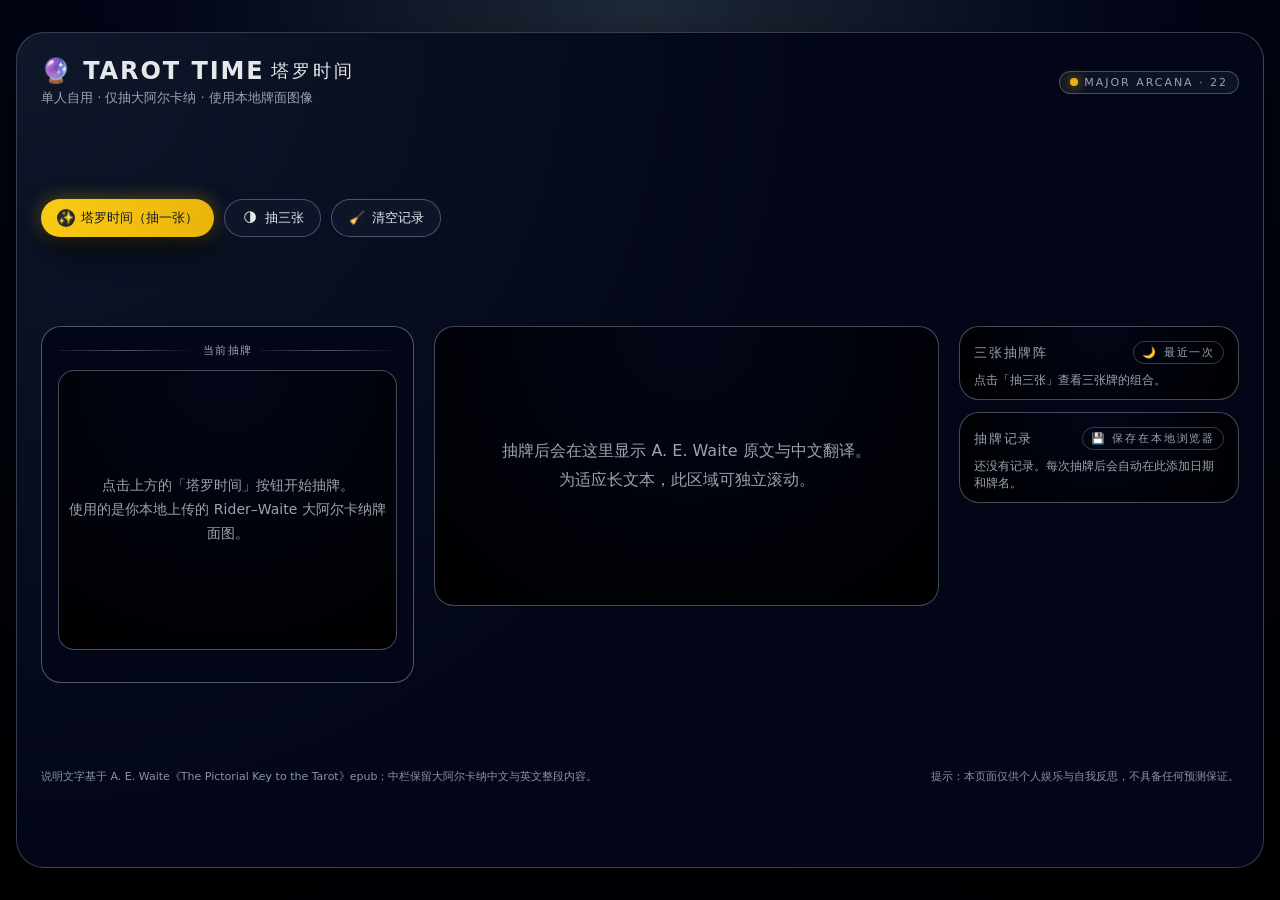
<file: index.html>
<!DOCTYPE html>
<html lang="zh-CN">
<head>
  <meta charset="UTF-8" />
  <title>塔罗时间 · Tarot Time</title>
  <meta name="viewport" content="width=device-width, initial-scale=1" />
  <style>
    :root {
      color-scheme: dark;
      --bg: #020617;
      --bg-elevated: #020617;
      --card: #020617;
      --accent: #eab308;
      --accent-soft: rgba(234, 179, 8, 0.15);
      --border-subtle: rgba(148, 163, 184, 0.3);
      --text-main: #e5e7eb;
      --text-muted: #9ca3af;
      --shadow-soft: 0 22px 45px rgba(0, 0, 0, 0.65);
      --radius-xl: 20px;
    }

    * {
      box-sizing: border-box;
      margin: 0;
      padding: 0;
    }

    body {
      font-family: system-ui, -apple-system, BlinkMacSystemFont,
        "SF Pro SC", "PingFang SC", "Microsoft YaHei", sans-serif;
      background:
        radial-gradient(circle at top, #1f2937 0, #020617 45%, #000000 100%);
      color: var(--text-main);
      min-height: 100vh;
      display: flex;
      align-items: stretch;
      justify-content: center;
      padding: 32px 16px;
    }

    .app {
      max-width: 1100px;
      width: 100%;
      background: radial-gradient(circle at top left, #0f172a, #020617 55%);
      border-radius: 28px;
      border: 1px solid rgba(148, 163, 184, 0.35);
      box-shadow: var(--shadow-soft);
      padding: 24px;
      display: grid;
      grid-template-columns: minmax(0, 1.1fr) minmax(0, 0.9fr);
      gap: 20px;
    }

    @media (max-width: 840px) {
      body {
        padding: 16px;
      }
      .app {
        grid-template-columns: 1fr;
        border-radius: 20px;
        padding: 16px;
      }
    }

    .app-header {
      grid-column: 1 / -1;
      display: flex;
      align-items: center;
      justify-content: space-between;
      gap: 12px;
      margin-bottom: 8px;
    }

    .title-block h1 {
      font-size: 24px;
      font-weight: 700;
      letter-spacing: 0.08em;
      text-transform: uppercase;
      display: flex;
      align-items: center;
      gap: 6px;
    }

    .title-block h1 span.cn {
      font-size: 18px;
      font-weight: 500;
      letter-spacing: 0.18em;
    }

    .title-block p {
      font-size: 13px;
      color: var(--text-muted);
      margin-top: 4px;
    }

    .badge {
      padding: 4px 10px;
      border-radius: 999px;
      border: 1px solid rgba(148, 163, 184, 0.4);
      font-size: 11px;
      text-transform: uppercase;
      letter-spacing: 0.18em;
      color: var(--text-muted);
      display: inline-flex;
      align-items: center;
      gap: 6px;
      background: rgba(15, 23, 42, 0.8);
      backdrop-filter: blur(16px);
    }

    .badge-dot {
      width: 8px;
      height: 8px;
      border-radius: 999px;
      background: var(--accent);
      box-shadow: 0 0 12px rgba(234, 179, 8, 0.9);
    }

    .controls {
      grid-column: 1 / -1;
      margin: 4px 0 10px;
      display: flex;
      flex-wrap: wrap;
      gap: 10px;
    }

    button {
      border: none;
      cursor: pointer;
      font: inherit;
    }

    .btn {
      padding: 9px 16px;
      border-radius: 999px;
      border: 1px solid rgba(148, 163, 184, 0.45);
      background: rgba(15, 23, 42, 0.9);
      color: var(--text-main);
      font-size: 13px;
      display: inline-flex;
      align-items: center;
      gap: 6px;
      transition: all 0.18s ease-out;
      backdrop-filter: blur(10px);
    }

    .btn-primary {
      background: radial-gradient(circle at top left, #facc15, #eab308);
      color: #111827;
      border: none;
      box-shadow:
        0 12px 30px rgba(0, 0, 0, 0.75),
        0 0 18px rgba(250, 204, 21, 0.4);
    }

    .btn:hover {
      transform: translateY(-1px);
      box-shadow: 0 12px 24px rgba(15, 23, 42, 0.6);
    }

    .btn-primary:hover {
      filter: brightness(1.05);
      transform: translateY(-1px) translateZ(0);
    }

    .btn:active {
      transform: translateY(0);
      box-shadow: none;
    }

    .btn-icon {
      width: 18px;
      height: 18px;
      display: inline-flex;
      align-items: center;
      justify-content: center;
      border-radius: 999px;
      background: rgba(15, 23, 42, 0.9);
    }

    .main-card {
      background: radial-gradient(circle at top, #020617, #020617 70%);
      border-radius: var(--radius-xl);
      border: 1px solid rgba(148, 163, 184, 0.5);
      overflow: hidden;
      display: flex;
      flex-direction: column;
      padding: 16px;
      gap: 12px;
    }

    .card-image-wrapper {
      background: radial-gradient(circle at top, #020617, #000);
      border-radius: 16px;
      border: 1px solid rgba(148, 163, 184, 0.45);
      padding: 10px;
      display: flex;
      align-items: center;
      justify-content: center;
      min-height: 280px;
    }

    .card-image-wrapper img {
      max-height: 320px;
      width: auto;
      border-radius: 12px;
      box-shadow: 0 18px 36px rgba(0, 0, 0, 0.85);
    }

    .card-placeholder {
      font-size: 14px;
      color: var(--text-muted);
      text-align: center;
      line-height: 1.7;
    }

    .tagline {
      font-size: 11px;
      text-transform: uppercase;
      letter-spacing: 0.12em;
      color: var(--text-muted);
      display: flex;
      align-items: center;
      gap: 8px;
    }

    .tagline-line {
      height: 1px;
      flex: 1;
      background: linear-gradient(
        to right,
        rgba(148, 163, 184, 0.1),
        rgba(148, 163, 184, 0.5),
        rgba(148, 163, 184, 0)
      );
    }

    .card-info {
      padding: 4px 2px 0;
    }

    .card-title {
      display: flex;
      align-items: baseline;
      gap: 10px;
      margin-bottom: 4px;
    }

    .card-title-main {
      font-size: 20px;
      font-weight: 600;
    }

    .card-title-sub {
      font-size: 13px;
      color: var(--text-muted);
      text-transform: uppercase;
      letter-spacing: 0.12em;
    }

    .card-meta {
      font-size: 12px;
      color: var(--text-muted);
      margin-bottom: 6px;
    }

    .card-desc {
      font-size: 13px;
      line-height: 1.6;
      margin-bottom: 6px;
    }

    .card-meaning {
      font-size: 13px;
      line-height: 1.6;
      padding: 8px 10px;
      border-radius: 12px;
      background: linear-gradient(
        to right,
        rgba(234, 179, 8, 0.16),
        rgba(15, 23, 42, 0.9)
      );
      border: 1px solid rgba(234, 179, 8, 0.55);
    }

    .card-source {
      margin-top: 6px;
      font-size: 11px;
      color: var(--text-muted);
    }

    .side-panel {
      display: flex;
      flex-direction: column;
      gap: 12px;
    }

    .panel {
      background: radial-gradient(circle at top, #020617, #000);
      border-radius: var(--radius-xl);
      border: 1px solid rgba(148, 163, 184, 0.45);
      padding: 14px 14px 10px;
    }

    .panel h2 {
      font-size: 13px;
      font-weight: 500;
      letter-spacing: 0.14em;
      text-transform: uppercase;
      color: var(--text-muted);
      margin-bottom: 8px;
      display: flex;
      align-items: center;
      justify-content: space-between;
    }

    .pill {
      display: inline-flex;
      align-items: center;
      gap: 6px;
      padding: 3px 8px;
      border-radius: 999px;
      border: 1px solid rgba(148, 163, 184, 0.35);
      font-size: 11px;
      color: var(--text-muted);
    }

    .history-table {
      width: 100%;
      border-collapse: collapse;
      margin-top: 4px;
      font-size: 12px;
    }

    .history-table th,
    .history-table td {
      padding: 5px 4px;
      text-align: left;
      border-bottom: 1px solid rgba(31, 41, 55, 0.9);
    }

    .history-table th {
      font-size: 11px;
      color: var(--text-muted);
      font-weight: 500;
    }

    .history-table tbody tr:last-child td {
      border-bottom: none;
    }

    .history-table tbody tr:nth-child(even) {
      background: rgba(15, 23, 42, 0.75);
    }

    .history-empty {
      font-size: 12px;
      color: var(--text-muted);
      margin-top: 4px;
    }

    .spread {
      display: flex;
      gap: 10px;
      margin-top: 6px;
      overflow-x: auto;
      padding-bottom: 4px;
    }

    .spread-card {
      flex: 0 0 90px;
      text-align: center;
      border: 1px solid transparent;
      border-radius: 14px;
      padding: 6px;
      background: transparent;
      color: inherit;
      transition: border-color 0.18s ease-out, background 0.18s ease-out, transform 0.18s ease-out;
    }

    .spread-card:hover,
    .spread-card:focus-visible {
      border-color: rgba(234, 179, 8, 0.55);
      background: rgba(234, 179, 8, 0.08);
      transform: translateY(-1px);
      outline: none;
    }

    .spread-card.is-active {
      border-color: rgba(234, 179, 8, 0.95);
      background: rgba(234, 179, 8, 0.14);
      box-shadow: 0 0 0 1px rgba(234, 179, 8, 0.22), 0 12px 26px rgba(0, 0, 0, 0.45);
    }

    .spread-card img {
      width: 100%;
      border-radius: 10px;
      box-shadow: 0 10px 22px rgba(0, 0, 0, 0.85);
      margin-bottom: 4px;
    }

    .spread-card-title {
      font-size: 11px;
      line-height: 1.4;
      color: var(--text-muted);
    }

    .footer {
      grid-column: 1 / -1;
      margin-top: 6px;
      font-size: 11px;
      color: var(--text-muted);
      display: flex;
      justify-content: space-between;
      gap: 10px;
      opacity: 0.9;
    }

    .footer a {
      color: var(--accent);
      text-decoration: none;
    }

    .footer a:hover {
      text-decoration: underline;
    }


    .app.expanded-reading {
      max-width: 1360px;
      grid-template-columns: minmax(300px, 0.85fr) minmax(420px, 1.15fr) minmax(280px, 0.55fr);
      align-items: start;
    }

    .reading-panel {
      background: radial-gradient(circle at top, #020617, #000);
      border-radius: var(--radius-xl);
      border: 1px solid rgba(148, 163, 184, 0.45);
      padding: 16px;
      max-height: min(78vh, 860px);
      overflow: auto;
      scrollbar-width: thin;
      scrollbar-color: rgba(234, 179, 8, 0.65) rgba(15, 23, 42, 0.9);
    }

    .reading-panel.empty {
      display: flex;
      align-items: center;
      justify-content: center;
      min-height: 280px;
      color: var(--text-muted);
      text-align: center;
      line-height: 1.8;
    }

    .reading-panel h2 {
      font-size: 14px;
      letter-spacing: 0.16em;
      text-transform: uppercase;
      color: var(--text-muted);
      margin-bottom: 12px;
    }

    .reading-block {
      padding: 12px;
      border-radius: 16px;
      background: rgba(15, 23, 42, 0.72);
      border: 1px solid rgba(148, 163, 184, 0.26);
      margin-bottom: 12px;
    }

    .reading-block h3 {
      font-size: 13px;
      letter-spacing: 0.12em;
      text-transform: uppercase;
      color: var(--accent);
      margin-bottom: 8px;
    }

    .reading-text {
      font-size: 13px;
      line-height: 1.72;
      color: var(--text-main);
      white-space: pre-line;
    }

    .reading-text.cn {
      color: #d1d5db;
      margin-top: 8px;
      padding-top: 8px;
      border-top: 1px dashed rgba(148, 163, 184, 0.28);
    }

    .lang-label {
      display: inline-flex;
      align-items: center;
      gap: 6px;
      font-size: 11px;
      letter-spacing: 0.12em;
      text-transform: uppercase;
      color: var(--text-muted);
      margin-bottom: 4px;
    }

    .card-meaning {
      margin-top: 10px;
    }

    @media (max-width: 1120px) {
      .app.expanded-reading {
        grid-template-columns: minmax(0, 1fr) minmax(0, 1fr);
      }
      .side-panel {
        grid-column: 1 / -1;
        display: grid;
        grid-template-columns: repeat(2, minmax(0, 1fr));
      }
    }

    @media (max-width: 840px) {
      .app.expanded-reading {
        grid-template-columns: 1fr;
      }
      .reading-panel {
        max-height: none;
      }
      .side-panel {
        display: flex;
      }
    }


    .waite-reading {
      display: flex;
      flex-direction: column;
      gap: 12px;
      max-height: min(72vh, 780px);
      overflow: auto;
      padding-right: 6px;
    }

    .waite-pair {
      padding: 12px 14px;
      border-radius: 14px;
      background: rgba(15, 23, 42, 0.72);
      border: 1px solid rgba(148, 163, 184, 0.24);
    }

    .waite-pair .en {
      font-family: Georgia, "Times New Roman", serif;
      font-size: 14px;
      line-height: 1.72;
      color: #f8fafc;
      margin-bottom: 8px;
    }

    .waite-pair .zh {
      font-size: 14px;
      line-height: 1.82;
      color: #dbeafe;
      border-top: 1px dashed rgba(148, 163, 184, 0.28);
      padding-top: 8px;
    }

    .detail-note {
      font-size: 12px;
      color: var(--text-muted);
      margin-bottom: 10px;
    }


    .card-advice {
      font-size: 13px;
      line-height: 1.65;
      padding: 10px 12px;
      border-radius: 14px;
      background: linear-gradient(
        to right,
        rgba(234, 179, 8, 0.16),
        rgba(15, 23, 42, 0.86)
      );
      border: 1px solid rgba(234, 179, 8, 0.45);
      margin: 10px 0 8px;
    }

    .card-advice-source {
      font-size: 11px;
      line-height: 1.5;
      color: var(--text-muted);
      margin-bottom: 6px;
    }

    .card-advice-source a {
      color: var(--accent);
      text-decoration: none;
    }

    .card-advice-source a:hover {
      text-decoration: underline;
    }

    .waite-reading {
      gap: 14px;
    }

    .waite-language-block {
      padding: 14px 16px;
      border-radius: 16px;
      background: rgba(15, 23, 42, 0.72);
      border: 1px solid rgba(148, 163, 184, 0.24);
    }

    .waite-language-block h3 {
      font-size: 13px;
      letter-spacing: 0.12em;
      text-transform: uppercase;
      color: var(--accent);
      margin-bottom: 10px;
    }

    .waite-language-block .zh,
    .waite-language-block .en {
      white-space: pre-line;
    }

    .waite-language-block .zh {
      font-size: 14px;
      line-height: 1.85;
      color: #dbeafe;
    }

    .waite-language-block .en {
      font-family: Georgia, "Times New Roman", serif;
      font-size: 14px;
      line-height: 1.75;
      color: #f8fafc;
    }

  </style>
</head>
<body>
  <div class="app expanded-reading">
    <header class="app-header">
      <div class="title-block">
        <h1>
          🔮 TAROT TIME
          <span class="cn">塔罗时间</span>
        </h1>
        <p>单人自用 · 仅抽大阿尔卡纳 · 使用本地牌面图像</p>
      </div>
      <div class="badge">
        <span class="badge-dot"></span>
        MAJOR ARCANA · 22
      </div>
    </header>

    <div class="controls">
      <button class="btn btn-primary" id="btn-one">
        <span class="btn-icon">✨</span>
        塔罗时间（抽一张）
      </button>

      <button class="btn" id="btn-three">
        <span class="btn-icon">🌗</span>
        抽三张
      </button>

      <button class="btn" id="btn-clear-history" title="仅清除本地浏览器的记录，不影响牌面">
        <span class="btn-icon">🧹</span>
        清空记录
      </button>
    </div>

    <!-- 左侧：当前牌 -->
    <section class="main-card">
      <div class="tagline">
        <span class="tagline-line"></span>
        当前抽牌
        <span class="tagline-line"></span>
      </div>

      <div class="card-image-wrapper" id="card-image-wrapper">
        <div class="card-placeholder">
          点击上方的「塔罗时间」按钮开始抽牌。<br />
          使用的是你本地上传的 Rider–Waite 大阿尔卡纳牌面图。
        </div>
      </div>

      <div class="card-info" id="card-info">
        <!-- 牌面信息将由脚本填充 -->
      </div>
    </section>



    <!-- 中间：Waite 原文与中文翻译 -->
    <section class="reading-panel empty" id="reading-panel">
      <div>
        抽牌后会在这里显示 A. E. Waite 原文与中文翻译。<br />
        为适应长文本，此区域可独立滚动。
      </div>
    </section>

    <!-- 右侧：三张阵 & 抽牌历史 -->
    <aside class="side-panel">
      <section class="panel">
        <h2>
          三张抽牌阵
          <span class="pill"><span>🌙</span>最近一次</span>
        </h2>
        <div id="spread-container">
          <div class="history-empty">点击「抽三张」查看三张牌的组合。</div>
        </div>
      </section>

      <section class="panel">
        <h2>
          抽牌记录
          <span class="pill"><span>💾</span>保存在本地浏览器</span>
        </h2>
        <div id="history-container">
          <div class="history-empty">还没有记录。每次抽牌后会自动在此添加日期和牌名。</div>
        </div>
      </section>
    </aside>

    <footer class="footer">
      <div>说明文字基于 A. E. Waite《The Pictorial Key to the Tarot》epub；中栏保留大阿尔卡纳中文与英文整段内容。</div>
      <div>提示：本页面仅供个人娱乐与自我反思，不具备任何预测保证。</div>
    </footer>
  </div>

  <script>
    // 你的 22 张大阿尔卡纳配置
    // 22 张大阿尔卡纳配置：说明文字取自 A. E. Waite《The Pictorial Key to the Tarot》epub，并附中文翻译
    const TAROT_CARDS = [
      {
            "id": 0,
            "number": "0",
            "roman": "0",
            "en": "The Fool",
            "cn": "愚者",
            "file": "RWS_Tarot_00_Fool.jpg",
            "waiteDescEn": "With light step, as if earth and its trammels had little power to restrain him, a young man in gorgeous vestments pauses at the brink of a precipice among the great heights of the world; he surveys the blue distance before him-its expanse of sky rather than the prospect below. His act of eager walking is still indicated, though he is stationary at the given moment; his dog is still bounding. The edge which opens on the depth has no terror; it is as if angels were waiting to uphold him, if it came about that he leaped from the height. His countenance is full of intelligence and expectant dream. He has a rose in one hand and in the other a costly wand, from which depends over his right shoulder a wallet curiously embroidered. He is a prince of the other world on his travels through this one-all amidst the morning glory, in the keen air. The sun, which shines behind him, knows whence he came, whither he is going, and how he will return by another path after many days. He is the spirit in search of experience. Many symbols of the Instituted Mysteries are summarized in this card, which reverses, under high warrants, all the confusions that have preceded it. In his Manual of Cartomancy, Grand Orient has a curious suggestion of the office of Mystic Fool, as apart of his process in higher divination; but it might call for more than ordinary gifts to put it into operation. We shall see how the card fares according to the common arts of fortune-telling, and it will be an example, to those who can discern, of the fact, otherwise so evident, that the Trumps Major had no place originally in the arts of psychic gambling, when cards are used as the counters and pretexts. Of the circumstances under which this art arose we know, however, very little. The conventional explanations say that the Fool signifies the flesh, the sensitive life, and by a peculiar satire its subsidiary name was at one time the alchemist, as depicting folly at the most insensate stage.",
            "waiteDescCn": "他步履轻盈，仿佛大地及其束缚几乎没有力量阻止他；一名身着华服的年轻人停在世界高处的悬崖边，凝望面前的蓝色远方，注视的是广阔天空而不是下方景物。虽然此刻他静止不动，他急切行走的动作仍被显示出来；他的狗仍在跳跃。通向深渊的边缘并不令他恐惧；仿佛若他从高处跃下，天使正在等待托住他。他的面容充满智慧与期待的梦。他一手拿着玫瑰，另一手拿着昂贵的手杖；手杖上从右肩垂下一只精巧刺绣的钱袋。他是另一个世界的王子，在此世界中旅行，置身清晨的荣耀与清冽空气之间。照在他身后的太阳知道他从何而来、将往何处去，以及许多日之后他如何经由另一条道路返回。他是寻找经验的精神。受传授奥秘的许多象征都汇总在此牌中；在高等权威之下，它推翻了此前围绕它的一切混乱。在我 1888 年的《塔罗牌》中，我已说明，神秘学解释者对这张牌所采用的排列完全错误，并且对于其本义，通常也有错置。它一直被视为零号牌，并由此被当作没有数字；但考虑到塔罗中通常的大阿尔卡纳排列，任何牌号都比这个无数字的位置更适合它。Éliphas Lévi 知道情况本应不同，但他把零号安排在第二十与第二十一牌之间，也就是说他把它看作最高意义上的被拯救者，也就是从卡帕纳中出来者。从表面上看，人们可能把它说成愚蠢的状态，但在另一个更深层面上，它就是奥秘状态。它曾一度被附名为炼金术士，因为它把愚蠢描绘到最无意义的阶段。"
      },
      {
            "id": 1,
            "number": "I",
            "roman": "I",
            "en": "The Magician",
            "cn": "魔术师",
            "file": "RWS_Tarot_01_Magician.jpg",
            "waiteDescEn": "A youthful figure in the robe of a magician, having the countenance of divine Apollo, with smile of confidence and shining eyes. Above his head is the mysterious sign of the Holy Spirit, the sign of life, like an endless cord, forming the figure 8 in a horizontal position {infinity symbol}. About his waist is a serpent-cincture, the serpent appearing to devour its own tail. This is familiar to most as a conventional symbol of eternity, but here it indicates more especially the eternity of attainment in the spirit. In the Magician's right hand is a wand raised towards heaven, while the left hand is pointing to the earth. This dual sign is known in very high grades of the Instituted Mysteries; it shews the descent of grace, virtue and light, drawn from things above and derived to things below. The suggestion throughout is therefore the possession and communication of the Powers and Gifts of the Spirit. On the table in front of the Magician are the symbols of the four Tarot suits, signifying the elements of natural life, which lie like counters before the adept, and he adapts them as he wills. Beneath are roses and lilies, the flos campi and lilium convallium, changed into garden flowers, to shew the culture of aspiration. This card signifies the divine motive in man, reflecting God, the will in the liberation of its union with that which is above. It is also the unity of individual being on all planes, and in a very high sense it is thought, in the fixation thereof. With further reference to what I have called the sign of life and its connexion with the number 8, it may be remembered that Christian Gnosticism speaks of rebirth in Christ as a change \"unto the Ogdoad.\" The mystic number is termed Jerusalem above, the Land flowing with Milk and Honey, the Holy Spirit and the Land of the Lord. According to Martinism, 8 is the number of Christ.",
            "waiteDescCn": "一位年轻人身着魔术师长袍，面容如神圣的阿波罗，带着自信的微笑和明亮的眼睛。他头上方是圣灵的神秘标记，也是生命的标记，像一条无尽的绳索，形成横置的数字八，即无限符号。他腰间束着蛇形腰带，蛇仿佛正在吞食自己的尾巴。多数人熟悉这是一种约定俗成的永恒象征，但在这里它更特别地指向精神成就的永恒。魔术师右手举杖指向天空，左手指向大地。这一双重手势在受传授的奥秘中属于很高的等级；它显示恩典、德性与光从上方被引下，并传递到下方。因此，整张牌的暗示是拥有并传达精神的力量与恩赐。魔术师面前的桌上有塔罗四种花色的象征，表示自然生命的元素；它们像筹码一样摆在行家面前，由他按自己的意志运用。下方是玫瑰与百合，即“田野之花”和“谷中百合”，被转化为园中之花，以显示志向的培育。此牌象征人内在的神圣动机，反映上帝；也象征意志在与上方相结合时获得解放。它也是个体存在在一切层面上的统一；在非常高的意义上，它是思想，并且是思想的固定成形。进一步说到我称为生命标记及其与数字八的联系，可以记得基督教诺斯替主义把在基督中的重生称为进入“八数界”的变化。这个神秘数字被称为上方的耶路撒冷、流奶与蜜之地、圣灵以及主之地。依照马丁主义，八是基督的数字。"
      },
      {
            "id": 2,
            "number": "II",
            "roman": "II",
            "en": "The High Priestess",
            "cn": "女祭司",
            "file": "RWS_Tarot_02_High_Priestess.jpg",
            "waiteDescEn": "She has the lunar crescent at her feet, a horned diadem on her head, with a globe in the middle place, and a large solar cross on her breast. The scroll in her hands is inscribed with the word Tora, signifying the Greater Law, the Secret Law and the second sense of the Word. It is partly covered by her mantle, to shew that some things are implied and some spoken. She is seated between the white and black pillars--J. and B.--of the mystic Temple, and the veil of the Temple is behind her: it is embroidered with palms and pomegranates. The vestments are flowing and gauzy, and the mantle suggests light--a shimmering radiance. She has been called occult Science on the threshold of the Sanctuary of Isis, but she is really the Secret Church, the House which is of God and man. She represents also the Second Marriage of the Prince who is no longer of this world; she is the spiritual Bride and Mother, the daughter of the stars and the Higher Garden of Eden. She is, in fine, the Queen of the borrowed light, but this is the light of all. She is the Moon nourished by the milk of the Supernal Mother. In a manner, she is also the Supernal Mother herself--that is to say, she is the bright reflection. It is in this sense of reflection that her truest and highest name in bolism is Shekinah --the co-habiting glory. According to Kabalism, there is a Shekinah both above and below. In the superior world it is called Binah, the Supernal Understanding which reflects to the emanations that are beneath. In the lower world it is MaIkuth --that world being, for this purpose, understood as a blessed Kingdom that with which it is made blessed being the Indwelling Glory. Mystically speaking, the Shekinah is the Spiritual Bride of the just man, and when he reads the Law she gives the Divine meaning. There are some respects in which this card is the highest and holiest of the Greater Arcana.",
            "waiteDescCn": "她脚下有月牙，头戴有角冠冕，中央有一颗球体，胸前有巨大的太阳十字。她手中的卷轴写着“Tora”，表示更大的律法、秘密的律法，以及圣言的第二层意义。卷轴的一部分被她的披 mantle 遮住，以显示有些事只是暗示，有些事则被说出。她坐在神秘圣殿的黑白两柱之间，即 J 与 B 两柱；圣殿的帷幕在她身后，绣有棕榈和石榴。她的衣袍流动而轻薄，披 mantle 暗示光，如闪烁的辉辉。她曾被称为伊西斯圣所门槛上的隐秘科学，但她真正是秘密教会，是属于上帝与人的殿。她也代表已不再属于此世的王子的第二次婚姻；她是精神的新娘与母亲，是星辰之女，也是更高的伊甸园。总之，她是借来之光的女王，但这光属于一切。她是月亮，由超上母亲的乳汁滋养。在某种方式上，她也是超上母亲自身，也就是说，她是明亮的反映。正是在这种反映的意义上，她在象征中最真实、最高的名字是 Shekinah，即同住的荣耀。依照卡巴拉，上方与下方各有一个 Shekinah。在较高的世界中，它名为 Binah，即超上的理解，它向下方的流溢反射。在较低的世界中，它是 Malkuth；在这里，这个世界被理解为一个蒙福的王国，而使它蒙福者就是内住的荣耀。从神秘意义上说，Shekinah 是义人的精神新娘；当他阅读律法时，她给予神圣意义。在某些方面，此牌是大阿尔卡纳中最高也最神圣的牌。"
      },
      {
            "id": 3,
            "number": "III",
            "roman": "III",
            "en": "The Empress",
            "cn": "皇后",
            "file": "RWS_Tarot_03_Empress.jpg",
            "waiteDescEn": "A stately figure, seated, having rich vestments and royal aspect, as of a daughter of heaven and earth. Her diadem is of twelve stars, gathered in a cluster. The symbol of Venus is on the shield which rests near her. A field of corn is ripening in front of her, and beyond there is a fall of water. The sceptre which she bears is surmounted by the globe of this world. She is the inferior Garden of Eden, the Earthly Paradise, all that is symbolized by the visible house of man. She is not Regina coeli, but she is still refugium peccatorum, the fruitful mother of thousands. There are also certain aspects in which she has been correctly described as desire and the wings thereof, as the woman clothed with the sun, as Gloria Mundi and the veil of the Sanctum Sanctorum; but she is not, I may add, the soul that has attained wings, unless all the symbolism is counted up another and unusual way. She is above all things universal fecundity and the outer sense of the Word. This is obvious, because there is no direct message which has been given to man like that which is borne by woman; but she does not herself carry its interpretation. In another order of ideas, the card of the Empress signifies the door or gate by which an entrance is obtained into this life, as into the Garden of Venus; and then the way which leads out therefrom, into that which is beyond, is the secret known to the High Priestess: it is communicated by her to the elect. Most old attributions of this card are completely wrong on the symbolism--as, for example, its identification with the Word, Divine Nature, the Triad, and so forth.",
            "waiteDescCn": "一位庄严的人物端坐着，衣饰华美，具有王者气象，仿佛天地之女。她的冠冕由十二颗星聚成一簇。维纳斯的符号在靠近她的盾牌上。她面前有一片正在成熟的麦田，远处有一道瀑布。她所持权杖顶端是此世界的球体。她是较低的伊甸园、尘世的天堂，以及由人的可见居所所象征的一切。她不是天后，但仍是“罪人之庇护所”，是千万生命的丰饶母亲。还有一些方面，人们正确地把她描述为欲望及其羽翼，描述为披着太阳的女人，描述为世界的荣耀和至圣所的帷幕；但我要补充的是，她并不是已经获得羽翼的灵魂，除非人们以另一种不寻常的方式计算全部象征。她首先是一切事物的普遍繁殖力，也是圣言的外在意义。这一点很明显，因为没有什么直接信息像女性所承载的那样给予人；但她自身并不携带其解释。在另一组观念中，皇后牌象征进入此生命的门或入口，如同进入维纳斯花园；而从此处通向彼岸的道路，则是女祭司所知道的秘密，并由她传达给被选者。关于此牌的大多数旧归属在象征上完全错误，例如把它认同为圣言、神圣本性、三位一体等等。"
      },
      {
            "id": 4,
            "number": "IV",
            "roman": "IV",
            "en": "The Emperor",
            "cn": "皇帝",
            "file": "RWS_Tarot_04_Emperor.jpg",
            "waiteDescEn": "He has a form of the Crux ansata for his sceptre and a globe in his left hand. He is a crowned monarch--commanding, stately, seated on a throne, the arms of which axe fronted by rams' heads. He is executive and realization, the power of this world, here clothed with the highest of its natural attributes. He is occasionally represented as seated on a cubic stone, which, however, confuses some of the issues. He is the virile power, to which the Empress responds, and in this sense is he who seeks to remove the Veil of Isis; yet she remains virgo intacta. It should be understood that this card and that of the Empress do not precisely represent the condition of married life, though this state is implied. On the surface, as I have indicated, they stand for mundane royalty, uplifted on the seats of the mighty; but above this there is the suggestion of another presence. They signify also--and the male figure especially--the higher kingship, occupying the intellectual throne. Hereof is the lordship of thought rather than of the animal world. Both personalities, after their own manner, are \"full of strange experience,\" but theirs is not consciously the wisdom which draws from a higher world. The Emperor has been described as (a) will in its embodied form, but this is only one of its applications, and (b) as an expression of virtualities contained in the Absolute Being--but this is fantasy.",
            "waiteDescCn": "他的权杖呈生命十字的形态，左手持有一个球体。他是一位加冕的君主，威严而庄重地端坐王座；王座扶手前端饰有公羊头。他是执行力与实现，是此世界的力量，并披上其最高的自然属性。他有时被表现为坐在立方石上，但这会混淆某些问题。他是阳刚的力量，皇后对此作出回应；在这个意义上，他是试图揭开伊西斯面纱者，然而她仍然是完整无损的贞女。应当明白，此牌与皇后牌并不精确代表婚姻生活的状态，虽然这种状态被包含在内。表面上，如我所指出的，它们代表尘世王权，高坐于权贵之座；但在此之上还暗示着另一种临在。它们也象征，尤其是男性形象，较高的王权，即占据理智王座的王权。这里所说的是思想的主宰，而不是动物世界的主宰。两个个性以各自的方式都“充满奇异经验”，但他们并不自觉拥有来自更高世界的智慧。皇帝曾被描述为意志的具身形式，但这只是它的一种应用；也被描述为绝对存在中所含潜能的表达，但这是幻想。"
      },
      {
            "id": 5,
            "number": "V",
            "roman": "V",
            "en": "The Hierophant",
            "cn": "教皇",
            "file": "RWS_Tarot_05_Hierophant.jpg",
            "waiteDescEn": "He wears the triple crown and is seated between two pillars, but they are not those of the Temple which is guarded by the High Priestess. In his left hand he holds a sceptre terminating in the triple cross, and with his right hand he gives the well-known ecclesiastical sign which is called that of esotericism, distinguishing between the manifest and concealed part of doctrine. It is noticeable in this connexion that the High Priestess makes no sign. At his feet are the crossed keys, and two priestly ministers in albs kneel before him. He has been usually called the Pope, which is a particular application of the more general office that he symbolizes. He is the ruling power of external religion, as the High Priestess is the prevailing genius of the esoteric, withdrawn power. The proper meanings of this card have suffered woeful admixture from nearly all hands. Grand Orient says truly that the Hierophant is the power of the keys, exoteric orthodox doctrine, and the outer side of the life which leads to the doctrine; but he is certainly not the prince of occult doctrine, as another commentator has suggested. He is rather the summa totius theologiæ, when it has passed into the utmost rigidity of expression; but he symbolizes also all things that are righteous and sacred on the manifest side. As such, he is the channel of grace belonging to the world of institution as distinct from that of Nature, and he is the leader of salvation for the human race at large. He is the order and the head of the recognized hierarchy, which is the reflection of another and greater hierarchic order; but it may so happen that the pontiff forgets the significance of this his symbolic state and acts as if he contained within his proper measures all that his sign signifies or his symbol seeks to shew forth. He is not, as it has been thought, philosophy-except on the theological side; he is not inspiration; and he is not religion, although he is a mode of its expression.",
            "waiteDescCn": "他戴三重冠，坐在两根柱子之间，但这不是女祭司所守护的圣殿之柱。他左手持一柄以三重十字结束的权杖，右手作出著名的教会手势；这个手势被称为秘传主义的手势，用以区分教义中显明与隐藏的部分。值得注意的是，在这一点上女祭司并不作手势。他脚下有交叉的钥匙，两名穿白袍的祭司侍者跪在他面前。他通常被称为教皇，但这只是他所象征的更普遍职能的一种特定应用。他是外在宗教的统治力量，正如女祭司是内秘、隐退力量的主导精神。此牌的正当含义在几乎所有人手中都遭受了可悲的混杂。Grand Orient 说得正确：教皇是钥匙的力量、显教正统教义，以及通向教义之生活的外在面；但他绝不是另一位注释者所说的隐秘教义之王子。他更像是神学大全在表达上达到极端僵硬之后的形态；但他也象征显明层面上一切正义而神圣的事物。因此，他是制度世界中的恩典通道，与自然世界有所区别；他也是整个人类的救赎领袖。他是公认等级秩序的秩序与首领，而这个等级秩序又反映另一个更伟大的等级秩序；但也可能发生这样的情况：这位祭司忘记自己象征状态的意义，并表现得仿佛他在自己的限度内包含了他的标记所表示或他的象征试图显示的一切。他并不像人们所想的那样是哲学，除非在神学方面；他不是灵感；他也不是宗教，虽然他是宗教的一种表达方式。"
      },
      {
            "id": 6,
            "number": "VI",
            "roman": "VI",
            "en": "The Lovers",
            "cn": "恋人",
            "file": "RWS_Tarot_06_Lovers.jpg",
            "waiteDescEn": "The sun shines in the zenith, and beneath is a great winged figure with arms extended, pouring down influences. In the foreground are two human figures, male and female, unveiled before each other, as if Adam and Eve when they first occupied the paradise of the earthly body. Behind the man is the Tree of Life, bearing twelve fruits, and the Tree of the Knowledge of Good and Evil is behind the woman; the serpent is twining round it. The figures suggest youth, virginity, innocence and love before it is contaminated by gross material desire. This is in all simplicity the card of human love, here exhibited as part of the way, the truth and the life. It replaces, by recourse to first principles, the old card of marriage, which I have described previously, and the later follies which depicted man between vice and virtue. In a very high sense, the card is a mystery of the Covenant and Sabbath. The suggestion in respect of the woman is that she signifies that attraction towards the sensitive life which carries within it the idea of the Fall of Man, but she is rather the working of a Secret Law of Providence than a willing and conscious temptress. It is through her imputed lapse that man shall arise ultimately, and only by her can he complete himself. The card is therefore in its way another intimation concerning the great mystery of womanhood. The old meanings fall to pieces of necessity with the old pictures, but even as interpretations of the latter, some of them were of the order of commonplace and others were false in symbolism.",
            "waiteDescCn": "太阳在天顶照耀，下面有一个巨大的有翼形象伸展双臂，向下倾注影响。前景中有两个人形，一男一女，在彼此面前没有遮蔽，仿佛亚当和夏娃初次占据尘世身体的天堂之时。男人身后是生命树，结有十二枚果实；女人身后是善恶知识树，蛇缠绕其上。这些形象暗示青春、贞洁、无辜，以及尚未被粗重物质欲望污染的爱。简而言之，这是一张人类之爱的牌，在这里作为道路、真理与生命的一部分被展示。它通过回到第一原则，取代了我先前描述过的旧婚姻牌，也取代了后来把人画在恶德与美德之间的愚蠢图像。在非常高的意义上，此牌是圣约与安息日的奥秘。关于第六牌的旧含义，我对其中较高批评的象征价值作了足够说明。在各版本较晚的排列中，有些属于平庸之列，有些在象征上是错误的。"
      },
      {
            "id": 7,
            "number": "VII",
            "roman": "VII",
            "en": "The Chariot",
            "cn": "战车",
            "file": "RWS_Tarot_07_Chariot.jpg",
            "waiteDescEn": "An erect and princely figure carrying a drawn sword and corresponding, broadly speaking, to the traditional description which I have given in the first part. On the shoulders of the victorious hero are supposed to be the Urim and Thummim. He has led captivity captive; he is conquest on all planes--in the mind, in science, in progress, in certain trials of initiation. He has thus replied to the sphinx, and it is on this account that I have accepted the variation of Éliphas Lévi; two sphinxes thus draw his chariot. He is above all things triumph in the mind. It is to be understood for this reason (a) that the question of the sphinx is concerned with a Mystery of Nature and not of the world of Grace, to which the charioteer could offer no answer; (b) that the planes of his conquest are manifest or external and not within himself; (c) that the liberation which he effects may leave himself in the bondage of the logical understanding; (d) that the tests of initiation through which he has passed in triumph are to be understood physically or rationally; and (e) that if he came to the pillars of that Temple between which the High Priestess is seated, he could not open the scroll called Tora, nor if she questioned him could he answer. He is not hereditary royalty and he is not priesthood.",
            "waiteDescCn": "一个挺立而具王子气质的人物持着出鞘之剑，大体上对应我在第一部分给出的传统描述。据说这位胜利英雄的肩上有乌陵与土明。他已经“掳掠了被掳者”；他是在一切层面上的征服，包括心智、科学、进步以及某些入门试炼。因此他已经回答了斯芬克斯，也正因如此我接受了 Éliphas Lévi 的变体；于是两只斯芬克斯拉着他的战车。他首先是心智中的胜利。应当理解，一，问题有关理解者；二，战车的平面以及他的胜利不在自然界中，而在被解放心智的支柱中。他对于制度化奥秘的继承是合乎逻辑的，而非事实上的。他的征服可能承载着推理之剑；但他不是继承祭司职能者，女祭司不可能在他脚下读到圣言，若她询问他，他也无法回答。他既不是世袭王权，也不是祭司职分。"
      },
      {
            "id": 8,
            "number": "VIII",
            "roman": "VIII",
            "en": "Strength",
            "cn": "力量",
            "file": "RWS_Tarot_08_Strength.jpg",
            "waiteDescEn": "A woman, over whose head there broods the same symbol of life which we have seen in the card of the Magician, is closing the jaws of a lion. The only point in which this design differs from the conventional presentations is that her beneficent fortitude has already subdued the lion, which is being led by a chain of flowers. For reasons which satisfy myself, this card has been interchanged with that of justice, which is usually numbered eight. As the variation carries nothing with it which will signify to the reader, there is no cause for explanation. Fortitude, in one of its most exalted aspects, is connected with the Divine Mystery of Union; the virtue, of course, operates in all planes, and hence draws on all in its symbolism. It connects also with innocentia inviolata, and with the strength which resides in contemplation. These higher meanings are, however, matters of inference, and I do not suggest that they are transparent on the surface of the card. They are intimated in a concealed manner by the chain of flowers, which signifies, among many other things, the sweet yoke and the light burden of Divine Law, when it has been taken into the heart of hearts. The card has nothing to do with self-confidence in the ordinary sense, though this has been suggested--but it concerns the confidence of those whose strength is God, who have found their refuge in Him. There is one aspect in which the lion signifies the passions, and she who is called Strength is the higher nature in its liberation. It has walked upon the asp and the basilisk and has trodden down the lion and the dragon.",
            "waiteDescCn": "一个女人正在合上狮子的口，她头上方盘旋着我们在魔术师牌中见过的同一生命符号。这个设计与传统表现的唯一不同之处在于，她仁慈的坚忍已经驯服了狮子，而狮子正由一条花链牵引。出于令我自己满意的理由，此牌与通常编号为八的正义牌互换了位置。由于这种变动并不携带会向读者表示意义的东西，因此没有解释的必要。坚忍在其最高层面之一，与合一的神圣奥秘相连；这种德性当然在一切层面运作，因此在象征上也吸纳一切。它也与不可侵犯的纯真相连，并与存在于沉思中的力量相连。这些较高的含义却是推论出来的，我并不建议超出其在图像上的显明含义来解读。在通常的说法中，这张牌与“力量”有关；但这是本义之外的第二义；我也不觉得这里与自信有关，至少不是通常意义上的自信。力量在其最崇高的本性中与之前的魔术师和之后的战车相连。它也关乎纯真的信任，关乎其力量在沉思中获得庇护。它曾行走在虺蛇与毒蛇之上，并踏下狮子与巨龙。"
      },
      {
            "id": 9,
            "number": "IX",
            "roman": "IX",
            "en": "The Hermit",
            "cn": "隐者",
            "file": "RWS_Tarot_09_Hermit.jpg",
            "waiteDescEn": "The variation from the conventional models in this card is only that the lamp is not enveloped partially in the mantle of its bearer, who blends the idea of the Ancient of Days with the Light of the World It is a star which shines in the lantern. I have said that this is a card of attainment, and to extend this conception the figure is seen holding up his beacon on an eminence. Therefore the Hermit is not, as Court de Gebelin explained, a wise man in search of truth and justice; nor is he, as a later explanation proposes, an especial example of experience. His beacon intimates that \"where I am, you also may be.\" It is further a card which is understood quite incorrectly when it is connected with the idea of occult isolation, as the protection of personal magnetism against admixture. This is one of the frivolous renderings which we owe to Éliphas Lévi. It has been adopted by the French Order of Martinism and some of us have heard a great deal of the Silent and Unknown Philosophy enveloped by his mantle from the knowledge of the profane. In true Martinism, the significance of the term Philosophe inconnu was of another order. It did not refer to the intended concealment of the Instituted Mysteries, much less of their substitutes, but--like the card itself--to the truth that the Divine Mysteries secure their own protection from those who are unprepared.",
            "waiteDescCn": "此牌与传统模型的差异只在于灯没有部分被披 mantle 遮住。此牌在本质上体现精神完成的观念，因此其老人形象面向他的前方。它显示保护与引导，而这正如我所说，是大礼物的恩典。然而，他的灯含有星的光芒。应当知道，这是所到达之处的标记，并且在峰顶上方不再可能有更高处。因此，隐者不是在寻找真理与正义，如 Court de Gébelin 所解释；也不像后来一种解释所说，是经验的特殊例子。他的灯塔暗示“我所在之处，你们也可以在那里”。进一步说，这张牌被人相当不当地与隐秘孤立的观念相连，用来作为个人磁力抵抗混杂的安全保障。事实上它更像是一张成就牌，正如我们已经看到，延展在整个序列中的大阿尔卡纳并不是通过较低层面的字母或路径来形成的。就最后一点而言，真正的卡巴拉解释只关系到它的一小部分。还有人说他的灯是知识之灯，但这只是一种偶然应用；而他的斗篷是谨慎的斗篷，又如我已经指出的，是神圣奥秘保护自己免于未准备者接近的真理。"
      },
      {
            "id": 10,
            "number": "X",
            "roman": "X",
            "en": "Wheel of Fortune",
            "cn": "命运之轮",
            "file": "RWS_Tarot_10_Wheel_of_Fortune.jpg",
            "waiteDescEn": "In this symbol I have again followed the reconstruction of Éliphas Lévi, who has furnished several variants. It is legitimate--as I have intimated--to use Egyptian symbolism when this serves our purpose, provided that no theory of origin is implied therein. I have, however, presented Typhon in his serpent form. The symbolism is, of course, not exclusively Egyptian, as the four Living Creatures of Ezekiel occupy the angles of the card, and the wheel itself follows other indications of Lévi in respect of Ezekiel's vision, as illustrative of the particular Tarot Key. With the French occultist, and in the design itself, the symbolic picture stands for the perpetual motion of a fluidic universe and for the flux of human life. The Sphinx is the equilibrium therein. The transliteration of Taro as Rota is inscribed on the wheel, counterchanged with the letters of the Divine Name--to shew that Providence is imphed through all. But this is the Divine intention within, and the similar intention without is exemplified by the four Living Creatures. Sometimes the sphinx is represented couchant on a pedestal above, which defrauds the symbolism by stultifying the essential idea of stability amidst movement. Behind the general notion expressed in the symbol there lies the denial of chance and the fatality which is implied therein. It may be added that, from the days of Lévi onward, the occult explanations of this card are--even for occultism itself--of a singularly fatuous kind. It has been said to mean principle, fecundity, virile honour, ruling authority, etc. The findings of common fortune-telling are better than this on their own plane.",
            "waiteDescCn": "在这个象征中，我再次遵循 Éliphas Lévi 的重构，他提供过若干变体。如我已经暗示过，只要符合我们的目的，使用埃及象征是正当的，前提是其中并不暗示任何起源理论。不过，我把堤丰表现为蛇的形态。当然，这套象征并非完全属于埃及，因为以西结的四活物占据牌的四角，而轮本身也遵循 Lévi 关于以西结异象的其他提示，用来说明这一特定塔罗钥匙。依照这位法国神秘学者，也依照牌面设计本身，象征图像代表流动宇宙的永恒运动，以及人类生命的流转。斯芬克斯就是其中的平衡。Taro 转写为 Rota 被刻在轮上，并与神名的字母交替，以显示天命贯穿一切。但这是内在的神圣意图，而外在的相似意图由四活物体现。有时斯芬克斯被表现为卧在上方的基座上，这会使象征失真，因为它削弱了运动中稳定这一核心观念。隐藏在此象征所表达的一般观念之后的，是对偶然性的否定，以及其中所暗含的必然性。还可以补充说，自 Lévi 以来，关于此牌的隐秘解释，即使对神秘学本身而言，也异常愚钝。有人说它表示原则、繁殖力、阳刚荣誉、统治权威等等。普通算命在自身层面上的发现，反而比这些更好。"
      },
      {
            "id": 11,
            "number": "XI",
            "roman": "XI",
            "en": "Justice",
            "cn": "正义",
            "file": "RWS_Tarot_11_Justice.jpg",
            "waiteDescEn": "As this card follows the traditional symbolism and carries above all its obvious meanings, there is little to say regarding it outside the few considerations collected in the first part, to which the reader is referred. It will be seen, however, that the figure is seated between pillars, like the High Priestess, and on this account it seems desirable to indicate that the moral principle which deals unto every man according to his works--while, of course, it is in strict analogy with higher things;--differs in its essence from the spiritual justice which is involved in the idea of election. The latter belongs to a mysterious order of Providence, in virtue of which it is possible for certain men to conceive the idea of dedication to the highest things. The operation of this is like the breathing of the Spirit where it wills, and we have no canon of criticism or ground of explanation concerning it. It is analogous to the possession of the fairy gifts and the high gifts and the gracious gifts of the poet: we have them or have not, and their presence is as much a mystery as their absence. The law of Justice is not however involved by either alternative. In conclusion, the pillars of Justice open into one world and the pillars of the High Priestess into another.",
            "waiteDescCn": "由于此牌遵循传统象征，并首先承载其明显含义，所以除第一部分所收集的几点考虑外，关于它几乎没有更多可说，读者可参照那里。然而可以看到，这个人物像女祭司一样坐在柱子之间；因此似乎有必要指出，按照各人行为给予报应的道德原则，虽然当然与更高事物严格相应，但其本质不同于包含在拣选观念中的精神正义。后者属于一种神秘的天命秩序，凭借它，某些人能够构想出献身于最高事物的观念。它的运作就像圣灵随意吹动的气息，而我们没有批判准则或解释基础来说明它。它类似于诗人对精灵礼物、高等礼物和恩典礼物的拥有；我们或有或无，而它们的存在与缺席同样神秘。然而正义的法则并不受任一选择牵连。总之，正义之柱通向一个世界，女祭司之柱通向另一个世界。"
      },
      {
            "id": 12,
            "number": "XII",
            "roman": "XII",
            "en": "The Hanged Man",
            "cn": "倒吊人",
            "file": "RWS_Tarot_12_Hanged_Man (1).jpg",
            "waiteDescEn": "The gallows from which he is suspended forms a Tau cross, while the figure--from the position of the legs--forms a fylfot cross. There is a nimbus about the head of the seeming martyr. It should be noted (1) that the tree of sacrifice is living wood, with leaves thereon; (2) that the face expresses deep entrancement, not suffering; (3) that the figure, as a whole, suggests life in suspension, but life and not death. It is a card of profound significance, but all the significance is veiled. One of his editors suggests that Éliphas Lévi did not know the meaning, which is unquestionable nor did the editor himself. It has been called falsely a card of martyrdom, a card a of prudence, a card of the Great Work, a card of duty; but we may exhaust all published interpretations and find only vanity. I will say very simply on my own part that it expresses the relation, in one of its aspects, between the Divine and the Universe. He who can understand that the story of his higher nature is imbedded in this symbolism will receive intimations concerning a great awakening that is possible, and will know that after the sacred Mystery of Death there is a glorious Mystery of Resurrection.",
            "waiteDescCn": "悬挂他的刑架形成 Tau 十字，而人物从双腿姿势看形成卐形十字。这个看似殉道者的头部周围有光轮。应注意三点：一，牺牲之树是活木，上面有叶；二，脸部表现深度入神，而不是痛苦；三，整个人物暗示悬置中的生命，但仍是生命而不是死亡。此牌意义深奥，但全部意义都被遮蔽。一位编辑者认为 Éliphas Lévi 不知道其意义，这一点无疑；而那位编辑者本人也不知道。它曾被错误地称为殉道牌、审慎牌、大业牌、义务牌；但我们可以穷尽所有已发表的解释，发现其中只有虚空。就我自己而言，我只很简单地说，它在某一方面表达了神圣与宇宙之间的关系。凡能理解其较高本性故事嵌入此象征中的人，将会获得关于一种可能的伟大觉醒的暗示，并且会知道，在神圣的死亡奥秘之后，还有荣耀的复活奥秘。"
      },
      {
            "id": 13,
            "number": "XIII",
            "roman": "XIII",
            "en": "Death",
            "cn": "死神",
            "file": "RWS_Tarot_13_Death.jpg",
            "waiteDescEn": "The veil or mask of life is perpetuated in change, transformation and passage from lower to higher, and this is more fitly represented in the rectified Tarot by one of the apocalyptic visions than by the crude notion of the reaping skeleton. Behind it lies the whole world of ascent in the spirit. The mysterious horseman moves slowly, bearing a black banner emblazoned with the Mystic Rose, which signifies life. Between two pillars on the verge of the horizon there shines the sun of immortality. The horseman carries no visible weapon, but king and child and maiden fall before him, while a prelate with clasped hands awaits his end. There should be no need to point out that the suggestion of death which I have made in connection with the previous card is, of course, to be understood mystically, but this is not the case in the present instance. The natural transit of man to the next stage of his being either is or may be one form of his progress, but the exotic and almost unknown entrance, while still in this life, into the state of mystical death is a change in the form of consciousness and the passage into a state to which ordinary death is neither the path nor gate. The existing occult explanations of the 13th card are, on the whole, better than usual, rebirth, creation, destination, renewal, and the rest.",
            "waiteDescCn": "生命的面纱或面具在改变、转化以及从低处向高处的通行中得以延续；在修正后的塔罗中，用启示录式的异象来表现它，比用收割骷髅的粗糙观念更恰当。在其背后，是精神上升的整个世界。神秘的骑士缓慢前行，举着饰有神秘玫瑰的黑旗，而这玫瑰象征生命。在地平线边缘的两根柱子之间，不朽的太阳正在闪耀。骑士没有携带可见武器，但国王、孩童和少女都倒在他面前，一位双手合十的高级教士等待自己的结局。没有必要指出，我在上一张牌中关于死亡所作的暗示，当然应作神秘意义上的理解；但当前这一张并非如此。人自然转入其存在的下一阶段，或许是他进步的一种形式；但在仍活于此生时，以异国而几乎未知的方式进入神秘死亡状态，是意识形式的改变，也是进入一种普通死亡既非道路也非门户的状态。第十三牌现有的隐秘解释总体上比平常更好，包括重生、创造、归宿、更新等等。"
      },
      {
            "id": 14,
            "number": "XIV",
            "roman": "XIV",
            "en": "Temperance",
            "cn": "节制",
            "file": "RWS_Tarot_14_Temperance.jpg",
            "waiteDescEn": "A winged angel, with the sign of the sun upon his forehead and on his breast the square and triangle of the septenary. I speak of him in the masculine sense, but the figure is neither male nor female. It is held to be pouring the essences of life from chalice to chalice. It has one foot upon the earth and one upon waters, thus illustrating the nature of the essences. A direct path goes up to certain heights on the verge of the horizon, and above there is a great light, through which a crown is seen vaguely. Hereof is some part of the Secret of Eternal Life, as it is possible to man in his incarnation. All the conventional emblems are renounced herein. So also are the conventional meanings, which refer to changes in the seasons, perpetual movement of life and even the combination of ideas. It is, moreover, untrue to say that the figure symbolizes the genius of the sun, though it is the analogy of solar light, realized in the third part of our human triplicity. It is called Temperance fantastically, because, when the rule of it obtains in our consciousness, it tempers, combines and harmonises the psychic and material natures. Under that rule we know in our rational part something of whence we came and whither we are going.",
            "waiteDescCn": "一位有翼天使，额上有太阳标记，胸前有七数的方形与三角。我以男性称呼他，但这个形象既非男性也非女性。人们认为他正在把生命精华从一个圣杯倾注到另一个圣杯。他一足踏地，一足踏水，由此说明这些精华的性质。一条笔直的道路通向地平线边缘的某些高处，上方有巨大的光，透过光可以隐约看见一顶冠冕。这里包含永恒生命秘密的一部分，即人处于肉身状态时所可能获得的那一部分。所有传统徽记在此都被放弃。传统含义同样被放弃，那些含义涉及季节变化、生命的永恒运动，甚至观念的结合。此外，说这个形象象征太阳的守护灵并不正确，尽管它是太阳光的类比，在我们人类三重性中的第三部分实现。它被幻想性地称作节制，因为当其法则在我们的意识中取得支配时，它调节、结合并协调心理本性与物质本性。在这种法则之下，我们在理性部分中知道一些关于我们从何处来、往何处去的事情。"
      },
      {
            "id": 15,
            "number": "XV",
            "roman": "XV",
            "en": "The Devil",
            "cn": "恶魔",
            "file": "RWS_Tarot_15_Devil.jpg",
            "waiteDescEn": "The design is an accommodation, mean or harmony, between several motives mentioned in the first part. The Horned Goat of Mendes, with wings like those of a bat, is standing on an altar. At the pit of the stomach there is the sign of Mercury. The right hand is upraised and extended, being the reverse of that benediction which is given by the Hierophant in the fifth card. In the left hand there is a great flaming torch, inverted towards the earth. A reversed pentagram is on the forehead. There is a ring in front of the altar, from which two chains are carried to the necks of two figures, male and female. These are analogous with those of the fifth card, as if Adam and Eve after the Fall. Hereof is the chain and fatality of the material life. The figures are tailed, to signify the animal nature, but there is human intelligence in the faces, and he who is exalted above them is not to be their master for ever. Even now, he is also a bondsman, sustained by the evil that is in him and blind to the liberty of service. With more than his usual derision for the arts which he pretended to respect and interpret as a master therein, Éliphas Lévi affirms that the Baphometic figure is occult science and magic. Another commentator says that in the Divine world it signifies predestination, but there is no correspondence in that world with the things which below are of the brute. What it does signify is the Dweller on the Threshold without the Mystical Garden when those are driven forth therefrom who have eaten the forbidden fruit.",
            "waiteDescCn": "这个设计是在第一部分提到的若干动机之间作出的调和、折中或和谐。门德斯的有角山羊，带着蝙蝠般的翅膀，站在祭坛上。在胃部位置有水星的标记。右手举起并伸出，正好是第五牌教皇所给予祝福的反面。左手有一支巨大的燃烧火炬，倒向大地。额头上有倒置五芒星。祭坛前有一个环，两条锁链从环上延伸到一男一女两个人物的脖子上。这两个人物与第五牌中的人物相似，仿佛堕落之后的亚当与夏娃。这里表现的是物质生活的锁链与宿命。人物有尾巴，用以表示动物本性；但面孔中仍有人类智慧，而高踞在他们之上的那个存在并不会永远成为他们的主人。即使现在，他自己也是一个被缚者，由他内在的邪恶所支撑，并且对服务中的自由视而不见。Éliphas Lévi 一贯嘲弄那些他假装尊重并作为大师加以解释的技艺；他断言巴风特形象就是隐秘科学与魔法。另一位注释者说，在神圣世界中它表示预定，但在那个世界中，与下方野兽性事物并无对应。它真正表示的是神秘花园之外的门槛上的居住者，即那些吃了禁果而被逐出者所面对的存在。"
      },
      {
            "id": 16,
            "number": "XVI",
            "roman": "XVI",
            "en": "The Tower",
            "cn": "高塔",
            "file": "RWS_Tarot_16_Tower.jpg",
            "waiteDescEn": "Occult explanations attached to this card are meagre and mostly disconcerting. It is idle to indicate that it depicts min in all its aspects, because it bears this evidence on the surface. It is said further that it contains the first allusion to a material building, but I do not conceive that the Tower is more or less material than the pillars which we have met with in three previous cases. I see nothing to warrant Papus in supposing that it is literally the fall of Adam, but there is more in favour of his alternative--that it signifies the materialization of the spiritual word. The bibliographer Christian imagines that it is the downfall of the mind, seeking to penetrate the mystery of God. I agree rather with Grand Orient that it is the ruin of the House of We, when evil has prevailed therein, and above all that it is the rending of a House of Doctrine. I understand that the reference is, however, to a House of Falsehood. It illustrates also in the most comprehensive way the old truth that \"except the Lord build the house, they labour in vain that build it.\" There is a sense in which the catastrophe is a reflection from the previous card, but not on the side of the symbolism which I have tried to indicate therein. It is more correctly a question of analogy; one is concerned with the fall into the material and animal state, while the other signifies destruction on the intellectual side. The Tower has been spoken of as the chastisement of pride and the intellect overwhelmed in the attempt to penetrate the Mystery of God; but in neither case do these explanations account for the two persons who are the living sufferers. The one is the literal word made void and the other its false interpretation. In yet a deeper sense, it may signify also the end of a dispensation, but there is no possibility here for the consideration of this involved question.",
            "waiteDescCn": "附属于此牌的隐秘解释很贫乏，而且大多令人困惑。指出它描绘了毁坏的各个方面是无用的，因为这一点在表面上已经显明。还据说它包含对物质建筑的第一次暗示，但我并不认为这座塔比我们在前三种情形中见到的柱子更物质或更不物质。我看不出有什么理由支持 Papus 认为它字面上就是亚当的堕落；但他的另一个说法更有道理，即它象征精神之言的物质化。书目学家 Christian 想象它是心智的崩落，因为心智试图穿透上帝的奥秘。我更同意 Grand Orient 的看法：当恶在其中占上风时，它是“我之屋”的毁坏，尤其是一座教义之屋的撕裂。不过我理解，这里所指的是一座虚假之屋。它还以最全面的方式说明那条古老真理：“若不是主建造房屋，建造的人就枉然劳力。”在某种意义上，这场灾难是前一张牌的反映，但不是我在那里试图指出的象征层面。更准确地说，这是一个类比问题；一张牌关乎坠入物质和动物状态，另一张则象征理智层面的毁灭。高塔曾被说成是对骄傲的惩罚，也被说成是理智试图穿透上帝奥秘时被压倒；但这两种解释都不能说明那两个承受痛苦的活人。其中一个是被废除的字面之言，另一个是它的错误解释。在更深的意义上，它也可能表示一个天命时代的终结，但这里无法考虑这个复杂问题。"
      },
      {
            "id": 17,
            "number": "XVII",
            "roman": "XVII",
            "en": "The Star",
            "cn": "星星",
            "file": "RWS_Tarot_17_Star.jpg",
            "waiteDescEn": "A great, radiant star of eight rays, surrounded by seven lesser stars--also of eight rays. The female figure in the foreground is entirely naked. Her left knee is on the land and her right foot upon the water. She pours Water of Life from two great ewers, irrigating sea and land. Behind her is rising ground and on the right a shrub or tree, whereon a bird alights. The figure expresses eternal youth and beauty. The star is l'étoile flamboyante, which appears in Masonic symbolism, but has been confused therein. That which the figure communicates to the living scene is the substance of the heavens and the elements. It has been said truly that the mottoes of this card are \"Waters of Life freely\" and \"Gifts of the Spirit.\" The summary of several tawdry explanations says that it is a card of hope. On other planes it has been certified as immortality and interior light. For the majority of prepared minds, the figure will appear as the type of Truth unveiled, glorious in undying beauty, pouring on the waters of the soul some part and measure of her priceless possession. But she is in reality the Great Mother in the Kabalistic Sephira Binah, which is supernal Understanding, who communicates to the Sephiroth that are below in the measure that they can receive her influx.",
            "waiteDescCn": "一颗巨大的八芒星光辉灿烂，周围环绕着七颗较小的星，它们也都是八芒。前景中的女性形象完全赤裸。她的左膝在陆地上，右足在水中。她从两只大水罐中倾倒生命之水，灌溉海与陆。她身后有升起的地面，右边有一丛灌木或树，树上停着一只鸟。这个形象表现永恒的青春与美。那颗星是“燃烧之星”，它出现在共济会象征中，但在那里被混淆了。这个形象传达给有生命场景的是诸天与元素的实质。有人正确地说，此牌的箴言是“生命之水白白赐予”和“圣灵的恩赐”。若能看出她实际上是谁，人们会发现她正位于物质化世界的一切观念之外，超越其自然或已制造之物的任何实体，也超越其所有显明形态。她被一些拙劣者称为希望之星；而在那个标志中，她呈现为可能获得者时，也确实属于较高世界的希望。可是，这只是个人发展进程中其中一项的显现，而她则是伟大的母亲，在卡巴拉的 Sephira Binah 中，在超上理解中，向下方的 Sephiroth 传达，按照它们所能接受的程度给予流溢。"
      },
      {
            "id": 18,
            "number": "XVIII",
            "roman": "XVIII",
            "en": "The Moon",
            "cn": "月亮",
            "file": "RWS_Tarot_18_Moon.jpg",
            "waiteDescEn": "The distinction between this card and some of the conventional types is that the moon is increasing on what is called the side of mercy, to the right of the observer. It has sixteen chief and sixteen secondary rays. The card represents life of the imagination apart from life of the spirit. The path between the towers is the issue into the unknown. The dog and wolf are the fears of the natural mind in the presence of that place of exit, when there is only reflected light to guide it. The last reference is a key to another form of symbolism. The intellectual light is a reflection and beyond it is the unknown mystery which it cannot shew forth. It illuminates our animal nature, types of which are represented below--the dog, the wolf and that which comes up out of the deeps, the nameless and hideous tendency which is lower than the savage beast. It strives to attain manifestation, symbolized by crawling from the abyss of water to the land, but as a rule it sinks back whence it came. The face of the mind directs a calm gaze upon the unrest below; the dew of thought falls; the message is: Peace, be still; and it may be that there shall come a calm upon the animal nature, while the abyss beneath shall cease from giving up a form.",
            "waiteDescCn": "此牌与某些传统类型的区别在于，月亮正在所谓慈悲的一侧增长，也就是观察者的右边。它有十六道主光和十六道次光。此牌代表脱离精神生命的想象生命。两塔之间的道路是通向未知的出口。狗与狼是自然心智在这个出口面前的恐惧，因为此时只有反射之光指引它。最后的提示是，从深处爬出的东西是无名而可憎的倾向，它低于野兽。它努力达到显现，并以其象征所代表的状态为标志而进入表达层面。若其与图像之面所象征的东西之间存在理智的和平，深渊也就不再产生形体。在通向教义之路上的最后一参照点可以在一些卡巴拉要点中找到，它们已由 Éliphas Lévi 作了提示，而这些要点属于第四十二章所说的 Shekinah。这张牌还应当理解为说：只有当反射之光服务于它所无法看见的东西时，理性之光才只是反射光。它照亮我们的动物本性，这些本性在其自身类别上由下方显现出来；要传达的信息是，理性的安静将会降临于动物本性，而下方的深渊也将停止吐出形体。"
      },
      {
            "id": 19,
            "number": "XIX",
            "roman": "XIX",
            "en": "The Sun",
            "cn": "太阳",
            "file": "RWS_Tarot_19_Sun.jpg",
            "waiteDescEn": "The naked child mounted on a white horse and displaying a red standard has been mentioned already as the better symbolism connected with this card. It is the destiny of the Supernatural East and the great and holy light which goes before the endless procession of humanity, coming out from the walled garden of the sensitive life and passing on the journey home. The card signifies, therefore, the transit from the manifest light of this world, represented by the glorious sun of earth, to the light of the world to come, which goes before aspiration and is typified by the heart of a child. But the last allusion is again the key to a different form or aspect of the symbolism. The sun is that of consciousness in the spirit - the direct as the antithesis of the reflected light. The characteristic type of humanity has become a little child therein--a child in the sense of simplicity and innocence in the sense of wisdom. In that simplicity, he bears the seal of Nature and of Art; in that innocence, he signifies the restored world. When the self-knowing spirit has dawned in the consciousness above the natural mind, that mind in its renewal leads forth the animal nature in a state of perfect conformity.",
            "waiteDescCn": "赤裸的孩子骑在白马上，展开一面红旗，被理解为象征较高意义上的自然所注定的命运。他不是已经抵达知性之光中的孩子，而是从那光中出来、走向显明生命的孩子。这张牌代表从东方之外射出的光，与前一张牌中的反射光不同，是直接的、开放的光。因此，它在特征上象征人类意识中作为心智的那一部分所注定的命运。它是转入显明状态的光辉；这类光由此牌呈现为第三个阶段，其前两个阶段是魔术师和力量。自然心智的天真在此与精神旅程中的开悟之天真相对照，当这种天真在世界中带着完全的单纯特征行出时，也正暗示着与之相伴的欢喜。太阳是在意识中发光的意识；它也许会被视为闪耀之光的秘密，正是在这光中一切事物的本性得到理解。外层墙后面是大花园，表示在较低意义上的安全，却也表示被保护的生命。孩子在其巨大的单纯中是从这里出来的。对于他而言，神秘花园是从中产生他的生命的沃土，而在另外更高的意义上，它也被称作伊甸的四河流出的地方。此牌表明，当自然心智承载了上方之光的照耀时，这个心智在其更新中会引领动物本性进入完全顺应的状态。"
      },
      {
            "id": 20,
            "number": "XX",
            "roman": "XX",
            "en": "Judgement",
            "cn": "审判",
            "file": "RWS_Tarot_20_Judgement.jpg",
            "waiteDescEn": "I have said that this symbol is essentially invariable in all Tarot sets, or at least the variations do not alter its character. The great angel is here encompassed by clouds, but he blows his bannered trumpet, and the cross as usual is displayed on the banner. The dead are rising from their tombs--a woman on the right, a man on the left hand, and between them their child, whose back is turned. But in this card there are more than three who are restored, and it has been thought worth while to make this variation as illustrating the insufficiency of current explanations. It should be noted that all the figures are as one in the wonder, adoration and ecstacy expressed by their attitudes. It is the card which registers the accomplishment of the great work of transformation in answer to the summons of the Supernal--which summons is heard and answered from within. Herein is the intimation of a significance which cannot well be carried further in the present place. What is that within us which does sound a trumpet and all that is lower in our nature rises in response--almost in a moment, almost in the twinkling of an eye? Let the card continue to depict, for those who can see no further, the Last judgment and the resurrection in the natural body; but let those who have inward eyes look and discover therewith. They will understand that it has been called truly in the past a card of eternal life, and for this reason it may be compared with that which passes under the name of Temperance.",
            "waiteDescCn": "我已经说过，这个象征本质上不变，或者说至少变化并不损害其性质。在这张牌中，伟大的天使被云彩环绕，吹响饰有十字的号角。死者从坟墓中升起；右边有一个女人，左边有一个男人，他们中间是他们的孩子，孩子背向我们。但在这张牌上还有超过三个人物；这是合宜的，因为变化明显表明这是全体人类的复活。值得注意的是，所有人物仿佛都被他们所听见的召唤惊奇着、敬拜着、狂喜着。这张牌是对完成大转化的回应，前一张牌已经传达了这种转化。它暗示已被精神净化并进入随之而来的成就状态的自然生命的意义，但这种成就状态并没有最终结局。它记录的不是灵魂在肉身死亡后的通行，而可以视为意味着通向较高状态的经过，在此状态中，较低层面上持续存在的事物得以继续。这样的说法几乎在理性明白自身无法解释的范围之内；并且它仅能以意识从其中升起的、无法被言说的界限来表明。在那个界限之内，普通生命的失明程度无法估量。它可以被称为诞生的牌，表示一种转生在更高生命中的诞生；因此也可以把它与名为节制的牌相比较。"
      },
      {
            "id": 21,
            "number": "XXI",
            "roman": "XXI",
            "en": "The World",
            "cn": "世界",
            "file": "RWS_Tarot_21_World.jpg",
            "waiteDescEn": "As this final message of the Major Trumps is unchanged--and indeed unchangeable--in respect of its design, it has been partly described already regarding its deeper sense. It represents also the perfection and end of the Cosmos, the secret which is within it, the rapture of the universe when it understands itself in God. It is further the state of the soul in the consciousness of Divine Vision, reflected from the self-knowing spirit. But these meanings are without prejudice to that which I have said concerning it on the material side. It has more than one message on the macrocosmic side and is, for example, the state of the restored world when the law of manifestation shall have been carried to the highest degree of natural perfection. But it is perhaps more especially a story of the past, referring to that day when all was declared to be good, when the morning stars sang together and all the Sons of God shouted for joy. One of the worst explanations concerning it is that the figure symbolizes the Magus when he has reached the highest degree of initiation; another account says that it represents the absolute, which is ridiculous. The figure has been said to stand for Truth, which is, however, more properly allocated to the seventeenth card. Lastly, it has been called the Crown of the Magi.",
            "waiteDescCn": "大阿尔卡纳的最后信息保持不变，而且它确实没有改变，这张牌比其他许多牌更加难以说明，因为它属于较高奥秘的完成状态。裸体女性在椭圆花环中舞蹈，四角有四活物；这是一个深奥的象征，表示在神圣异象中所看见的宇宙，也表示万物在神圣意识中的完成。它还表示灵魂在神中的狂喜，表示当灵魂认识到自身起源与目的地时所达到的神圣联结。这个形象是麦克罗普索波斯和小宇宙之间的门，也就是宏观世界与人之间的门。它已被错误地称为魔术师的反面，因为其中包含另一种形态的魔术师所拥有的四个元素。实际上，在这个象征中，一切都归于统一，并由更高的法则维系。对于一些人来说，这是一张宇宙意识之牌；对于另一些人来说，它是物质宇宙的完满，它可以这样被理解，而不损害我关于它在物质层面所说的话。在占星学中，它常被认为属于土星，但这并没有在此说明。在更深意义上，牌中的人物是流动而被固定的生命，是运动中的不动，是所见世界之后的隐秘中心。它也曾被称为奖赏之牌、完成之牌、终结之牌、宇宙之牌，以及通向另一状态之门；其中一些说法可以成立，但有些更适合第十七牌。最后，它也曾被称为贤者之冠。"
      }
];

    const imageBasePath = "images/"; // 你的图片目录

    const TAROT_HINTS = {
      0: { text: "带着初心出发，但记得为未知留一点谨慎。", title: "愚者", url: "https://zh.wikipedia.org/wiki/%E6%84%9A%E8%80%85" },
      1: { text: "把已有资源集中起来，主动开启你想做的事。", title: "魔术师 (塔罗牌)", url: "https://zh.wikipedia.org/wiki/%E9%AD%94%E6%9C%AF%E5%B8%88_(%E5%A1%94%E7%BD%97%E7%89%8C)" },
      2: { text: "先安静聆听直觉，答案未必需要立刻说出。", title: "女祭司 (塔羅牌)", url: "https://zh.wikipedia.org/wiki/%E5%A5%B3%E7%A5%AD%E5%8F%B8_(%E5%A1%94%E7%BE%85%E7%89%8C)" },
      3: { text: "用滋养与创造力照顾当下，让事物自然生长。", title: "皇后 (塔羅牌)", url: "https://zh.wikipedia.org/wiki/%E7%9A%87%E5%90%8E_(%E5%A1%94%E7%BE%85%E7%89%8C)" },
      4: { text: "建立清晰边界和秩序，稳住你能掌控的部分。", title: "皇帝 (塔羅牌)", url: "https://zh.wikipedia.org/wiki/%E7%9A%87%E5%B8%9D_(%E5%A1%94%E7%BE%85%E7%89%8C)" },
      5: { text: "回到可信的价值与规则中，寻找成熟的指引。", title: "教皇 (塔羅牌)", url: "https://zh.wikipedia.org/wiki/%E6%95%99%E7%9A%87_(%E5%A1%94%E7%BE%85%E7%89%8C)" },
      6: { text: "面对选择时倾听真心，也承担关系中的责任。", title: "戀人 (塔羅牌)", url: "https://zh.wikipedia.org/wiki/%E6%88%80%E4%BA%BA_(%E5%A1%94%E7%BE%85%E7%89%8C)" },
      7: { text: "保持方向和意志，把分散的力量拉向同一个目标。", title: "战车 (塔罗牌)", url: "https://zh.wikipedia.org/wiki/%E6%88%98%E8%BD%A6_(%E5%A1%94%E7%BD%97%E7%89%8C)" },
      8: { text: "用温柔和耐心驯服冲动，真正的力量在内心。", title: "力量 (塔羅牌)", url: "https://zh.wikipedia.org/wiki/%E5%8A%9B%E9%87%8F_(%E5%A1%94%E7%BE%85%E7%89%8C)" },
      9: { text: "暂时退后一步，在独处中看清自己的答案。", title: "隱者 (塔羅牌)", url: "https://zh.wikipedia.org/wiki/%E9%9A%B1%E8%80%85_(%E5%A1%94%E7%BE%85%E7%89%8C)" },
      10: { text: "接受变化的转动，顺势调整比强行控制更有力。", title: "命運之輪", url: "https://zh.wikipedia.org/wiki/%E5%91%BD%E9%81%8B%E4%B9%8B%E8%BC%AA" },
      11: { text: "让事实、责任与公平成为你此刻的判断标准。", title: "正義 (塔羅牌)", url: "https://zh.wikipedia.org/wiki/%E6%AD%A3%E7%BE%A9_(%E5%A1%94%E7%BE%85%E7%89%8C)" },
      12: { text: "暂停行动，换一个角度看见新的可能。", title: "倒吊人", url: "https://zh.wikipedia.org/wiki/%E5%80%92%E5%90%8A%E4%BA%BA" },
      13: { text: "允许旧阶段结束，新的生命力会从转化中出现。", title: "死神 (塔羅牌)", url: "https://zh.wikipedia.org/wiki/%E6%AD%BB%E7%A5%9E_(%E5%A1%94%E7%BE%85%E7%89%8C)" },
      14: { text: "在两端之间找到平衡，用调和让事情继续流动。", title: "節制 (塔羅牌)", url: "https://zh.wikipedia.org/wiki/%E7%AF%80%E5%88%B6_(%E5%A1%94%E7%BE%85%E7%89%8C)" },
      15: { text: "看清束缚你的欲望或习惯，选择重新夺回自由。", title: "惡魔 (塔羅牌)", url: "https://zh.wikipedia.org/wiki/%E6%83%A1%E9%AD%94_(%E5%A1%94%E7%BE%85%E7%89%8C)" },
      16: { text: "当旧结构崩塌时，诚实面对现实并重新建立根基。", title: "塔 (塔羅牌)", url: "https://zh.wikipedia.org/wiki/%E5%A1%94_(%E5%A1%94%E7%BE%85%E7%89%8C)" },
      17: { text: "保持希望和信任，让疗愈在安静中慢慢发生。", title: "星星 (塔羅牌)", url: "https://zh.wikipedia.org/wiki/%E6%98%9F%E6%98%9F_(%E5%A1%94%E7%BE%85%E7%89%8C)" },
      18: { text: "穿过不安与幻象，给直觉和事实同样的位置。", title: "月亮 (塔羅牌)", url: "https://zh.wikipedia.org/wiki/%E6%9C%88%E4%BA%AE_(%E5%A1%94%E7%BE%85%E7%89%8C)" },
      19: { text: "坦然展现自己，接受喜悦、清晰与生命力。", title: "太陽 (塔羅牌)", url: "https://zh.wikipedia.org/wiki/%E5%A4%AA%E9%99%BD_(%E5%A1%94%E7%BE%85%E7%89%8C)" },
      20: { text: "回应内在的召唤，把过去转化为新的觉醒。", title: "審判 (塔羅牌)", url: "https://zh.wikipedia.org/wiki/%E5%AF%A9%E5%88%A4_(%E5%A1%94%E7%BE%85%E7%89%8C)" },
      21: { text: "承认一个阶段的完成，带着整合后的自己继续前行。", title: "世界 (塔羅牌)", url: "https://zh.wikipedia.org/wiki/%E4%B8%96%E7%95%8C_(%E5%A1%94%E7%BE%85%E7%89%8C)" },
    };

    const oneBtn = document.getElementById("btn-one");
    const threeBtn = document.getElementById("btn-three");
    const clearBtn = document.getElementById("btn-clear-history");
    const imageWrapper = document.getElementById("card-image-wrapper");
    const cardInfo = document.getElementById("card-info");
    const readingPanel = document.getElementById("reading-panel");
    const spreadContainer = document.getElementById("spread-container");
    const historyContainer = document.getElementById("history-container");

    const HISTORY_KEY = "tarot-major-arcana-history";
    let currentSpreadCards = [];
    let activeSpreadCardId = null;

    function formatDateTime(d = new Date()) {
      return d.toLocaleString("zh-CN", {
        year: "numeric",
        month: "2-digit",
        day: "2-digit",
        hour: "2-digit",
        minute: "2-digit",
        second: "2-digit",
        hour12: false,
      });
    }

    function saveHistory(history) {
      try {
        localStorage.setItem(HISTORY_KEY, JSON.stringify(history));
      } catch (e) {
        console.warn("无法保存到 localStorage：", e);
      }
    }

    function loadHistory() {
      try {
        const raw = localStorage.getItem(HISTORY_KEY);
        if (!raw) return [];
        const parsed = JSON.parse(raw);
        return Array.isArray(parsed) ? parsed : [];
      } catch (e) {
        console.warn("无法从 localStorage 读取历史：", e);
        return [];
      }
    }

    function appendToHistory(cards) {
      const history = loadHistory();
      const now = formatDateTime();
      const newEntries = cards.map((card) => ({
        time: now,
        cn: card.cn,
        en: card.en,
      }));
      const updated = history.concat(newEntries);
      saveHistory(updated);
      renderHistory(updated);
    }

    function renderHistory(history) {
      if (!history || history.length === 0) {
        historyContainer.innerHTML =
          '<div class="history-empty">还没有记录。每次抽牌后会自动在此添加日期和牌名。</div>';
        return;
      }

      const rows = history
        .slice()
        .reverse()
        .map(
          (entry) => `
        <tr>
          <td>${entry.time}</td>
          <td>${entry.cn} (${entry.en})</td>
        </tr>`
        )
        .join("");

      historyContainer.innerHTML = `
        <table class="history-table">
          <thead>
            <tr>
              <th style="width: 58%;">日期</th>
              <th>牌名</th>
            </tr>
          </thead>
          <tbody>${rows}</tbody>
        </table>
      `;
    }

    function escapeHTML(value) {
      return String(value ?? "")
        .replace(/&/g, "&amp;")
        .replace(/</g, "&lt;")
        .replace(/>/g, "&gt;")
        .replace(/"/g, "&quot;")
        .replace(/'/g, "&#39;");
    }


    function splitEnglishSentences(text) {
      return text
        .replace(/\s+/g, " ")
        .match(/[^.!?]+(?:[.!?]+|$)(?:\s*"|\s*”)?/g)
        ?.map((s) => s.trim())
        .filter(Boolean) || [text];
    }

    function splitChineseSentences(text) {
      return text
        .replace(/\s+/g, " ")
        .match(/[^。！？]+[。！？]?/g)
        ?.map((s) => s.trim())
        .filter(Boolean) || [text];
    }

    function renderWaiteReading(card) {
      readingPanel.classList.remove("empty");
      readingPanel.innerHTML = `
        <h2>Waite 原文与中文翻译</h2>
        <div class="detail-note">A. E. Waite 原文与中文翻译完整保留；下方仅按语言分段显示。占卜含义已按要求移除。</div>
        <div class="waite-reading">
          <article class="waite-language-block">
            <h3>中文翻译</h3>
            <p class="zh">${escapeHTML(card.waiteDescCn)}</p>
          </article>
          <article class="waite-language-block">
            <h3>English Original</h3>
            <p class="en">${escapeHTML(card.waiteDescEn)}</p>
          </article>
        </div>
      `;
    }

    function renderSingleCard(card) {
      imageWrapper.innerHTML = `
        <img src="${imageBasePath + card.file}" alt="${card.en}" loading="lazy" />
      `;

      const hint = TAROT_HINTS[card.id];
      const adviceHTML = hint
        ? `<div class="card-advice">💬 ${escapeHTML(hint.text)}</div>
           <div class="card-advice-source">参考：<a href="${escapeHTML(hint.url)}" target="_blank" rel="noopener noreferrer">${escapeHTML(hint.title)}</a> · Wikipedia</div>`
        : "";

      cardInfo.innerHTML = `
        <div class="card-title">
          <div class="card-title-main">${card.cn}</div>
          <div class="card-title-sub">${card.number} · ${card.en}</div>
        </div>
        <div class="card-meta">大阿尔卡纳 · 编号 ${card.id} · Rider–Waite 牌面</div>
        ${adviceHTML}
        <div class="card-source">完整原文与中文翻译见中间栏。</div>
      `;

      renderWaiteReading(card);
    }

    function setSpreadActive(cardId) {
      activeSpreadCardId = cardId;
      spreadContainer
        .querySelectorAll(".spread-card")
        .forEach((el) => {
          const isActive = Number(el.dataset.cardId) === Number(cardId);
          el.classList.toggle("is-active", isActive);
          el.setAttribute("aria-pressed", isActive ? "true" : "false");
        });
    }

    function focusSpreadCard(cardId) {
      const card = currentSpreadCards.find((item) => Number(item.id) === Number(cardId));
      if (!card) return;
      renderSingleCard(card);
      setSpreadActive(card.id);
    }

    function renderSpread(cards, selectedCardId = null) {
      if (!cards || cards.length === 0) {
        currentSpreadCards = [];
        activeSpreadCardId = null;
        spreadContainer.innerHTML =
          '<div class="history-empty">点击「抽三张」查看三张牌的组合。</div>';
        return;
      }

      currentSpreadCards = cards;
      const labels = ["过去", "现在", "未来"];
      const activeId = selectedCardId ?? cards[1]?.id ?? cards[0].id;

      const items = cards
        .map(
          (card, idx) => `
        <button class="spread-card${Number(card.id) === Number(activeId) ? " is-active" : ""}" type="button" data-card-id="${card.id}" aria-pressed="${Number(card.id) === Number(activeId) ? "true" : "false"}" title="查看${card.cn}的详细说明">
          <img src="${imageBasePath + card.file}" alt="${card.en}" loading="lazy" />
          <div class="spread-card-title">
            <div>${labels[idx] ?? ""}</div>
            <div>${card.cn}</div>
          </div>
        </button>
      `
        )
        .join("");

      spreadContainer.innerHTML = `
        <div class="spread" aria-label="三张抽牌阵，点击任一牌查看详情">
          ${items}
        </div>
      `;
      setSpreadActive(activeId);
    }

// -------------------------
// 🔮 基于时间种子的随机生成器
// -------------------------
function seededRandomGenerator(seed) {
  let value = seed % 2147483647;
  if (value <= 0) value += 2147483646;
  return function () {
    value = (value * 16807) % 2147483647;
    return (value - 1) / 2147483646;
  };
}

// 🧭 使用时间戳作为种子
function getTimeSeed() {
  return Date.now() & 0xffffffff; // 保留 32 位
}

// 🎴 使用种子打乱数组（Fisher–Yates 洗牌）
function shuffleWithSeed(array, seed) {
  const rand = seededRandomGenerator(seed);
  const arr = [...array];
  for (let i = arr.length - 1; i > 0; i--) {
    const j = Math.floor(rand() * (i + 1));
    [arr[i], arr[j]] = [arr[j], arr[i]];
  }
  return arr;
}

// -------------------------
// 🃏 抽牌逻辑（单张 / 三张）
// -------------------------
function drawOne() {
  const seed = getTimeSeed();
  console.log("🎲 本次塔罗种子:", seed);
  const rand = seededRandomGenerator(seed);
  const index = Math.floor(rand() * TAROT_CARDS.length);
  const card = TAROT_CARDS[index];
  renderSingleCard(card);
  appendToHistory([{ ...card, seed }]);
}

function drawThree() {
  const seed = getTimeSeed();
  console.log("🎲 本次塔罗种子:", seed);
  const shuffled = shuffleWithSeed(TAROT_CARDS, seed);
  const cards = shuffled.slice(0, 3);
  const focusCard = cards[1] || cards[0];
  renderSingleCard(focusCard);
  renderSpread(cards, focusCard.id);
  appendToHistory(cards.map(c => ({ ...c, seed })));
}

    // 伪随机
    
    // function drawOne() {
    //   const card = TAROT_CARDS[Math.floor(Math.random() * TAROT_CARDS.length)];
    //   renderSingleCard(card);
    //   appendToHistory([card]);
    // }

    // function drawThree() {
    //   const shuffled = [...TAROT_CARDS].sort(() => Math.random() - 0.5);
    //   const cards = shuffled.slice(0, 3);
    //   // 显示在左侧主区域第一张（当前焦点）
    //   renderSingleCard(cards[1] || cards[0]);
    //   renderSpread(cards);
    //   appendToHistory(cards);
    // }

    function clearHistory() {
      if (!confirm("确定要清空本地抽牌记录吗？此操作只影响浏览器本地数据。")) return;
      saveHistory([]);
      renderHistory([]);
    }

    oneBtn.addEventListener("click", drawOne);
    threeBtn.addEventListener("click", drawThree);
    clearBtn.addEventListener("click", clearHistory);
    spreadContainer.addEventListener("click", (event) => {
      const cardButton = event.target.closest(".spread-card");
      if (!cardButton) return;
      focusSpreadCard(cardButton.dataset.cardId);
    });

    // 初始化历史
    renderHistory(loadHistory());
  </script>
</body>
</html>
</file>
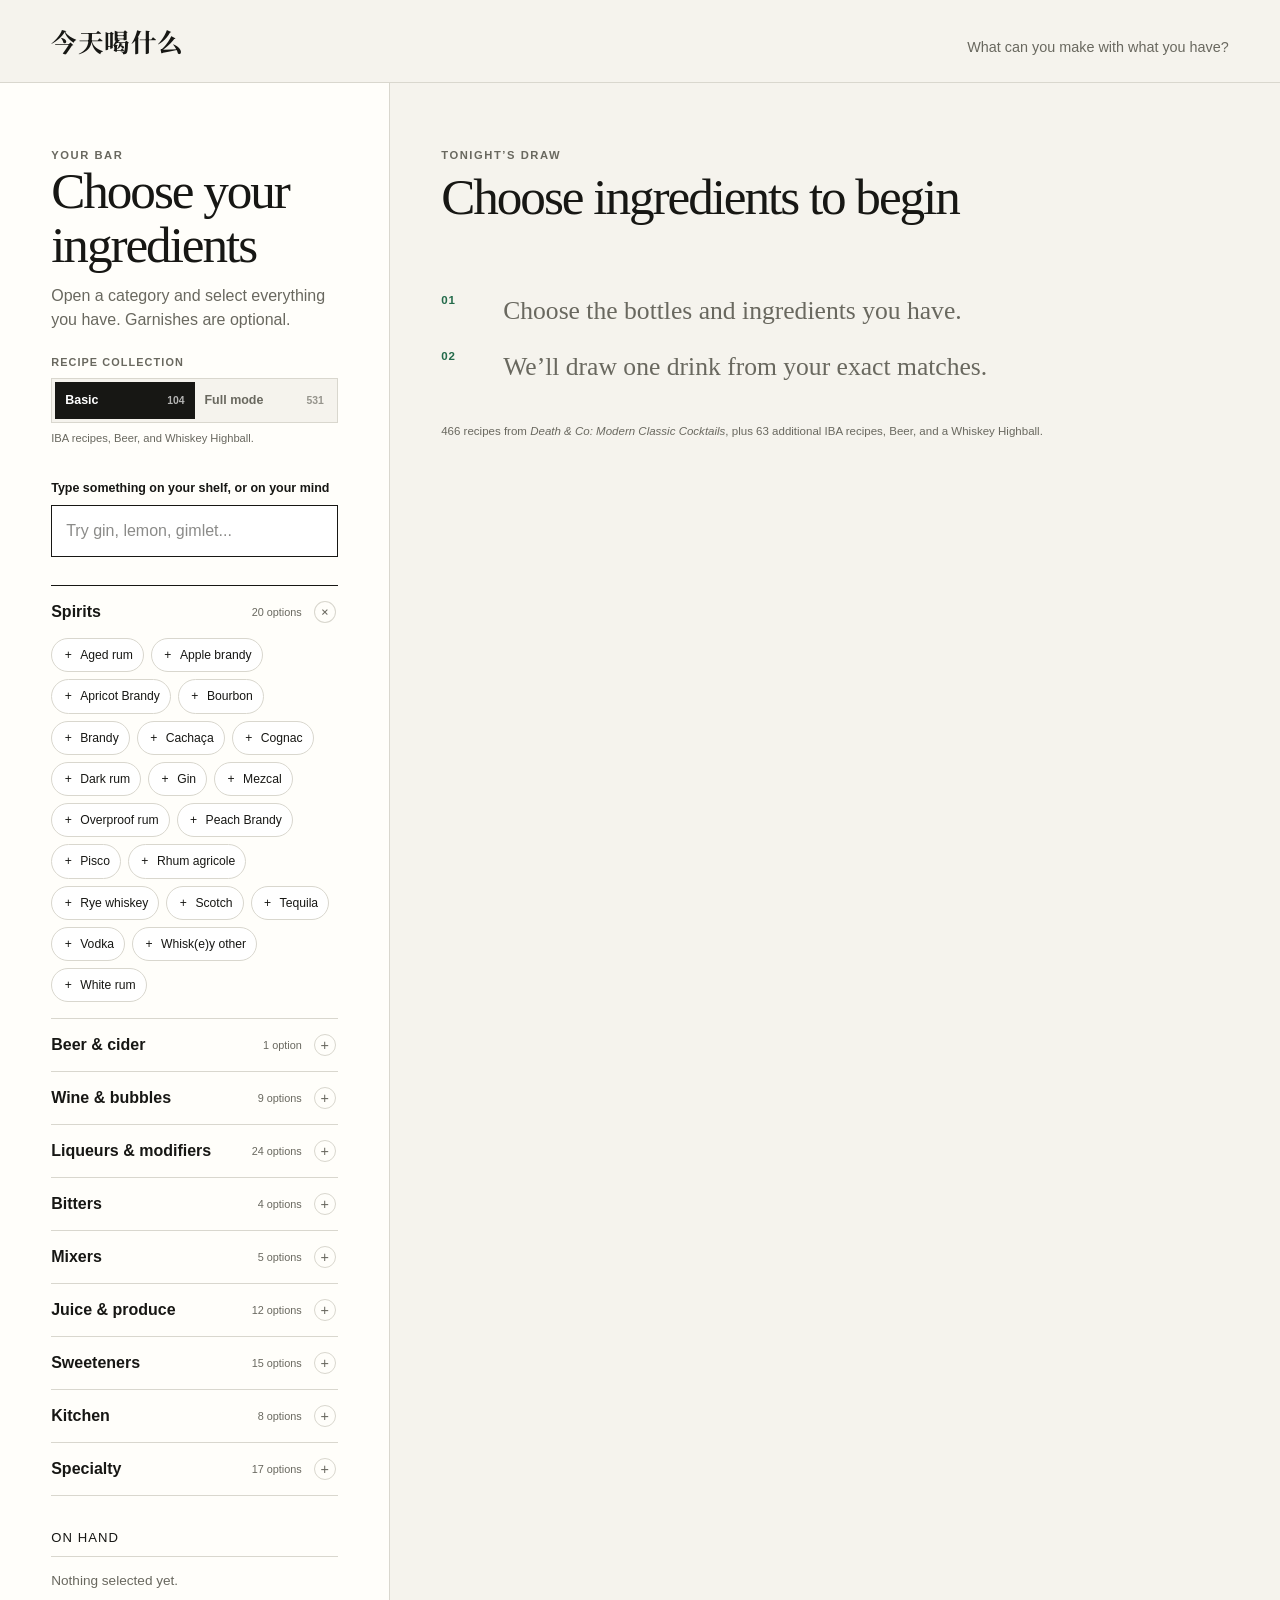
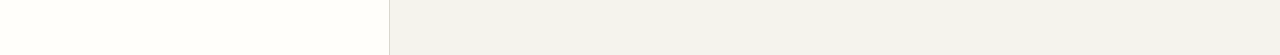
<file: cocktails/index.html>
<!doctype html>
<html lang="en">
  <head>
    <meta charset="UTF-8" />
    <meta name="viewport" content="width=device-width, initial-scale=1.0" />
    <meta
      name="description"
      content="Add the ingredients you have and find matching IBA cocktails from Death & Co: Modern Classic Cocktails."
    />
    <link rel="icon" href="./favicon.svg" />
    <title>今天喝什么 — Find a cocktail from your ingredients</title>
    <script defer src="./assets/index-C2G7woCt.js"></script>
    <link rel="stylesheet" href="./assets/index-B82HXId5.css">
  </head>
  <body>
    <div id="root"></div>
  </body>
</html>
</file>
<file: cocktails/assets/index-B82HXId5.css>
@import "https://fonts.googleapis.com/css2?family=Noto+Serif+SC:wght@700&display=swap&text=%E4%BB%8A%E5%A4%A9%E5%96%9D%E4%BB%80%E4%B9%88%E4%B8%8D%E5%96%9D%E8%BF%99%E4%B8%AA";@layer properties{@supports (((-webkit-hyphens:none)) and (not (margin-trim:inline))) or ((-moz-orient:inline) and (not (color:rgb(from red r g b)))){*,:before,:after,::backdrop{--tw-blur:initial;--tw-brightness:initial;--tw-contrast:initial;--tw-grayscale:initial;--tw-hue-rotate:initial;--tw-invert:initial;--tw-opacity:initial;--tw-saturate:initial;--tw-sepia:initial;--tw-drop-shadow:initial;--tw-drop-shadow-color:initial;--tw-drop-shadow-alpha:100%;--tw-drop-shadow-size:initial}}}@layer theme{:root,:host{--font-sans:ui-sans-serif, system-ui, sans-serif, "Apple Color Emoji", "Segoe UI Emoji", "Segoe UI Symbol", "Noto Color Emoji";--font-mono:ui-monospace, SFMono-Regular, Menlo, Monaco, Consolas, "Liberation Mono", "Courier New", monospace;--spacing:.25rem;--default-font-family:var(--font-sans);--default-mono-font-family:var(--font-mono)}}@layer base{*,:after,:before,::backdrop{box-sizing:border-box;border:0 solid;margin:0;padding:0}::file-selector-button{box-sizing:border-box;border:0 solid;margin:0;padding:0}html,:host{-webkit-text-size-adjust:100%;tab-size:4;line-height:1.5;font-family:var(--default-font-family,ui-sans-serif, system-ui, sans-serif, "Apple Color Emoji", "Segoe UI Emoji", "Segoe UI Symbol", "Noto Color Emoji");font-feature-settings:var(--default-font-feature-settings,normal);font-variation-settings:var(--default-font-variation-settings,normal);-webkit-tap-highlight-color:transparent}hr{height:0;color:inherit;border-top-width:1px}abbr:where([title]){-webkit-text-decoration:underline dotted;text-decoration:underline dotted}h1,h2,h3,h4,h5,h6{font-size:inherit;font-weight:inherit}a{color:inherit;-webkit-text-decoration:inherit;-webkit-text-decoration:inherit;-webkit-text-decoration:inherit;-webkit-text-decoration:inherit;text-decoration:inherit}b,strong{font-weight:bolder}code,kbd,samp,pre{font-family:var(--default-mono-font-family,ui-monospace, SFMono-Regular, Menlo, Monaco, Consolas, "Liberation Mono", "Courier New", monospace);font-feature-settings:var(--default-mono-font-feature-settings,normal);font-variation-settings:var(--default-mono-font-variation-settings,normal);font-size:1em}small{font-size:80%}sub,sup{vertical-align:baseline;font-size:75%;line-height:0;position:relative}sub{bottom:-.25em}sup{top:-.5em}table{text-indent:0;border-color:inherit;border-collapse:collapse}:-moz-focusring{outline:auto}progress{vertical-align:baseline}summary{display:list-item}ol,ul,menu{list-style:none}img,svg,video,canvas,audio,iframe,embed,object{vertical-align:middle;display:block}img,video{max-width:100%;height:auto}button,input,select,optgroup,textarea{font:inherit;font-feature-settings:inherit;font-variation-settings:inherit;letter-spacing:inherit;color:inherit;opacity:1;background-color:#0000;border-radius:0}::file-selector-button{font:inherit;font-feature-settings:inherit;font-variation-settings:inherit;letter-spacing:inherit;color:inherit;opacity:1;background-color:#0000;border-radius:0}:where(select:is([multiple],[size])) optgroup{font-weight:bolder}:where(select:is([multiple],[size])) optgroup option{padding-inline-start:20px}::file-selector-button{margin-inline-end:4px}::placeholder{opacity:1}@supports (not ((-webkit-appearance:-apple-pay-button))) or (contain-intrinsic-size:1px){::placeholder{color:currentColor}@supports (color:color-mix(in lab, red, red)){::placeholder{color:color-mix(in oklab, currentcolor 50%, transparent)}}}textarea{resize:vertical}::-webkit-search-decoration{-webkit-appearance:none}::-webkit-date-and-time-value{min-height:1lh;text-align:inherit}::-webkit-datetime-edit{display:inline-flex}::-webkit-datetime-edit-fields-wrapper{padding:0}::-webkit-datetime-edit{padding-block:0}::-webkit-datetime-edit-year-field{padding-block:0}::-webkit-datetime-edit-month-field{padding-block:0}::-webkit-datetime-edit-day-field{padding-block:0}::-webkit-datetime-edit-hour-field{padding-block:0}::-webkit-datetime-edit-minute-field{padding-block:0}::-webkit-datetime-edit-second-field{padding-block:0}::-webkit-datetime-edit-millisecond-field{padding-block:0}::-webkit-datetime-edit-meridiem-field{padding-block:0}::-webkit-calendar-picker-indicator{line-height:1}:-moz-ui-invalid{box-shadow:none}button,input:where([type=button],[type=reset],[type=submit]){appearance:button}::file-selector-button{appearance:button}::-webkit-inner-spin-button{height:auto}::-webkit-outer-spin-button{height:auto}[hidden]:where(:not([hidden=until-found])){display:none!important}}@layer components;@layer utilities{.visible{visibility:visible}.relative{position:relative}.static{position:static}.start{inset-inline-start:var(--spacing)}.block{display:block}.contents{display:contents}.hidden{display:none}.table{display:table}.filter{filter:var(--tw-blur,) var(--tw-brightness,) var(--tw-contrast,) var(--tw-grayscale,) var(--tw-hue-rotate,) var(--tw-invert,) var(--tw-saturate,) var(--tw-sepia,) var(--tw-drop-shadow,)}}:root{--ink:#171714;--muted:#69685f;--line:#d9d7ce;--paper:#f5f3ed;--panel:#fffefa;--accent:#236a4a;--accent-soft:#e7f1eb;--warning:#8a4b32;--warning-soft:#f6e9e2;--chinese-serif:"Noto Serif SC", "Songti SC", STSong, "Source Han Serif SC", "Noto Serif CJK SC", SimSun, serif}*{box-sizing:border-box}html{scroll-behavior:smooth}body{background:var(--paper);color:var(--ink);margin:0;font-family:Inter,ui-sans-serif,-apple-system,BlinkMacSystemFont,Segoe UI,sans-serif;line-height:1.5}button,input{font:inherit}button,summary{-webkit-tap-highlight-color:transparent}button:focus-visible,input:focus-visible,summary:focus-visible,a:focus-visible{outline:3px solid var(--accent)}@supports (color:color-mix(in lab, red, red)){button:focus-visible,input:focus-visible,summary:focus-visible,a:focus-visible{outline:3px solid color-mix(in srgb, var(--accent) 45%, transparent)}}button:focus-visible,input:focus-visible,summary:focus-visible,a:focus-visible{outline-offset:3px}.sr-only{clip:rect(0, 0, 0, 0);white-space:nowrap;border:0;width:1px;height:1px;margin:-1px;padding:0;position:absolute;overflow:hidden}.site-shell{min-height:100vh}.site-header{border-bottom:1px solid var(--line);justify-content:space-between;align-items:baseline;gap:24px;width:min(1440px,100%);margin:0 auto;padding:22px clamp(20px,4vw,64px);display:flex}.site-header p{color:var(--muted);margin:0;font-size:.9rem}.wordmark{color:var(--ink);font-family:var(--chinese-serif);letter-spacing:.02em;font-size:clamp(1.3rem,2vw,1.7rem);font-weight:700;text-decoration:none}.workspace{grid-template-columns:minmax(280px,390px) minmax(0,1fr);width:min(1440px,100%);min-height:calc(100vh - 78px);margin:0 auto;display:grid}.pantry-panel,.results-panel{padding:clamp(32px,5vw,72px) clamp(20px,4vw,64px)}.pantry-panel{border-right:1px solid var(--line);background:var(--panel)}.results-panel{min-width:0}.section-kicker,.recipe-category{color:var(--muted);letter-spacing:.14em;text-transform:uppercase;font-size:.7rem;font-weight:750}h1,h2,h3,h4,p{margin-top:0}h1,.results-heading h2{letter-spacing:-.04em;margin-bottom:12px;font-family:Georgia,Times New Roman,serif;font-size:clamp(2rem,4vw,3.6rem);font-weight:500;line-height:1.05}.section-intro{max-width:34rem;color:var(--muted);margin-bottom:22px}.catalog-control{margin-bottom:32px}.catalog-control-label{color:var(--muted);letter-spacing:.1em;text-transform:uppercase;margin-bottom:8px;font-size:.68rem;font-weight:750;display:block}.catalog-toggle{border:1px solid var(--line);background:var(--paper);grid-template-columns:1fr 1fr;padding:3px;display:grid}.catalog-toggle button{min-width:0;color:var(--muted);cursor:pointer;background:0 0;border:0;justify-content:space-between;align-items:center;gap:8px;padding:9px 10px;font-size:.78rem;font-weight:720;display:flex}.catalog-toggle button.is-active{background:var(--ink);color:#fff}.catalog-toggle small{opacity:.68;font-size:.65rem}.catalog-control p{color:var(--muted);margin:7px 0 0;font-size:.7rem}.ingredient-groups{border-top:1px solid var(--ink)}.ingredient-group{border-bottom:1px solid var(--line)}.ingredient-group-toggle{width:100%;color:var(--ink);cursor:pointer;text-align:left;background:0 0;border:0;grid-template-columns:minmax(0,1fr) auto 24px;align-items:center;gap:12px;padding:14px 0;font-weight:720;display:grid}.ingredient-group-toggle small{color:var(--muted);font-size:.68rem;font-weight:500}.group-toggle-mark{border:1px solid var(--line);width:22px;height:22px;color:var(--muted);border-radius:50%;place-items:center;font-size:.9rem;font-weight:400;transition:transform .16s;display:grid}.ingredient-group-toggle[aria-expanded=true] .group-toggle-mark{transform:rotate(45deg)}.ingredient-options{flex-wrap:wrap;gap:7px;padding:0 0 16px;display:flex}.ingredient-options[hidden]{display:none}.ingredient-options button{border:1px solid var(--line);color:var(--ink);cursor:pointer;background:#fff;border-radius:999px;align-items:center;gap:6px;padding:7px 10px;font-size:.76rem;display:inline-flex}.ingredient-options button:hover{border-color:var(--accent)}.ingredient-options button.is-selected{border-color:var(--accent);background:var(--accent-soft);color:var(--accent);font-weight:700}.ingredient-options button>span{text-align:center;width:12px}.ingredient-search label{margin-bottom:8px;font-size:.78rem;font-weight:700;display:block}.ingredient-search{margin-bottom:28px}.search-row{border:1px solid var(--ink);background:#fff}.search-row input{width:100%;min-width:0;color:var(--ink);background:0 0;border:0;padding:13px 14px}.search-row input:focus{outline:none}.secondary-button{background:var(--ink);color:#fff;cursor:pointer;border:0;font-weight:700}.suggestion-list{border:1px solid var(--line);background:#fff;margin:8px 0 24px;display:grid}.suggestion-list button{border:0;border-bottom:1px solid var(--line);color:var(--ink);cursor:pointer;text-align:left;background:0 0;justify-content:space-between;align-items:center;gap:16px;padding:10px 12px;display:flex}.suggestion-list button:last-child{border-bottom:0}.suggestion-list button:hover{background:var(--accent-soft)}.suggestion-list small{color:var(--muted);font-size:.7rem}.search-empty{color:var(--muted);margin:8px 0 24px;font-size:.75rem}.recognized-drink-banner{display:none}.selected-heading{border-bottom:1px solid var(--line);justify-content:space-between;align-items:baseline;margin-top:32px;display:flex}.selected-heading h2{letter-spacing:.08em;text-transform:uppercase;margin-bottom:8px;font-size:.82rem}.text-button{color:var(--muted);cursor:pointer;text-underline-offset:3px;background:0 0;border:0;padding:0;font-size:.78rem;text-decoration:underline}.selected-list{flex-wrap:wrap;gap:8px;margin:16px 0 0;padding:0;list-style:none;display:flex}.selected-list li{background:var(--accent-soft);color:var(--accent);border-radius:999px;align-items:center;gap:8px;padding:7px 8px 7px 11px;font-size:.82rem;font-weight:650;display:flex}.selected-list button{background:var(--accent);border:0;border-radius:50%;width:20px;height:20px;padding:0;display:grid}@supports (color:color-mix(in lab, red, red)){.selected-list button{background:color-mix(in srgb, var(--accent) 12%, transparent)}}.selected-list button{color:inherit;cursor:pointer;place-items:center;line-height:18px}.empty-pantry{color:var(--muted);margin-top:14px;font-size:.85rem}.results-heading{justify-content:space-between;align-items:end;gap:24px;margin-bottom:32px;display:flex}.cocktail-lookup{border-bottom:1px solid var(--line);margin-bottom:48px;padding-bottom:36px}.lookup-heading{justify-content:space-between;align-items:end;gap:20px;margin-bottom:14px;display:flex}.lookup-heading h2{letter-spacing:-.03em;margin:4px 0 0;font-family:Georgia,Times New Roman,serif;font-size:clamp(1.4rem,2.6vw,2rem);font-weight:500}.lookup-result{border:1px solid var(--ink);background:var(--panel);padding:0 20px 6px}.results-heading h2{margin:6px 0 0}.secondary-button{border:1px solid var(--ink);color:var(--ink);background:0 0;flex:none;padding:10px 14px}.secondary-button:hover{background:var(--ink);color:#fff}.results-empty{max-width:600px;color:var(--muted);grid-template-columns:42px minmax(0,1fr);gap:18px 20px;margin-top:68px;display:grid}.results-empty span{color:var(--accent);letter-spacing:.08em;font-size:.72rem;font-weight:800}.results-empty p{margin:0;font-family:Georgia,Times New Roman,serif;font-size:clamp(1.25rem,2vw,1.7rem)}.results-empty.compact{margin:48px 0;display:block}.results-empty.no-draw{border-left:3px solid var(--warning);background:var(--warning-soft);max-width:680px;margin-top:24px;padding:22px 24px}.winner-block{border:2px solid var(--accent);background:var(--accent-soft);box-shadow:8px 8px 0 var(--accent);margin-bottom:42px;padding:clamp(18px,3vw,30px)}@supports (color:color-mix(in lab, red, red)){.winner-block{box-shadow:8px 8px 0 color-mix(in srgb, var(--accent) 18%, transparent)}}.winner-heading,.candidate-heading{justify-content:space-between;align-items:end;gap:20px;display:flex}.winner-heading{margin-bottom:12px}.winner-label{color:var(--accent);letter-spacing:.14em;text-transform:uppercase;font-size:.68rem;font-weight:800}.winner-heading h3,.candidate-heading h3{letter-spacing:-.02em;margin:2px 0 0;font-family:Georgia,Times New Roman,serif;font-weight:500}.winner-heading h3{font-size:clamp(1.35rem,2vw,1.8rem)}.draw-button{border:1px solid var(--accent);background:var(--panel);color:var(--accent);cursor:pointer;font-family:var(--chinese-serif);padding:9px 13px;font-size:.76rem;font-weight:750}.draw-button:hover{background:var(--accent);color:#fff}.winner-block .recipe-card{border-top:1px solid var(--accent)}@supports (color:color-mix(in lab, red, red)){.winner-block .recipe-card{border-top:1px solid color-mix(in srgb, var(--accent) 40%, transparent)}}.winner-block .recipe-card{border-bottom:0}.winner-block .recipe-card h3{font-size:clamp(2rem,4vw,3.5rem)}.winner-block .recipe-card summary{padding-top:22px}.candidate-section{margin-top:40px}.candidate-heading{margin-bottom:10px}.candidate-heading h3{font-size:clamp(1.25rem,2vw,1.65rem)}.candidate-heading>span{border:1px solid var(--line);min-width:28px;height:28px;color:var(--muted);border-radius:999px;place-items:center;padding:0 7px;font-size:.72rem;font-weight:700;display:grid}.candidate-section.is-muted{margin-top:54px}.candidate-section.is-collapsible>.candidate-heading{cursor:pointer;align-items:center;margin-bottom:0;padding:10px 0;list-style:none}.candidate-section.is-collapsible>.candidate-heading::-webkit-details-marker{display:none}.candidate-section.is-collapsible>.candidate-heading:after{content:"+";color:var(--muted);font-size:1.25rem;line-height:1;transition:transform .16s}.candidate-section.is-collapsible>.candidate-heading>span{margin-left:auto}.candidate-section.is-collapsible[open]>.candidate-heading{margin-bottom:10px}.candidate-section.is-collapsible[open]>.candidate-heading:after{transform:rotate(45deg)}.recipe-list{border-top:1px solid var(--ink);display:grid}.recipe-card{border-bottom:1px solid var(--line)}.recipe-card summary{cursor:pointer;grid-template-columns:minmax(0,1fr) auto;align-items:center;gap:24px;padding:20px 0;list-style:none;display:grid}.recipe-card summary::-webkit-details-marker{display:none}.recipe-card h3{letter-spacing:-.025em;margin:4px 0 0;font-family:Georgia,Times New Roman,serif;font-size:clamp(1.45rem,2.5vw,2.25rem);font-weight:500}.match-status{color:var(--warning);align-items:center;gap:14px;font-size:.78rem;font-weight:750;display:flex}.is-ready .match-status{color:var(--accent)}.match-status>span{border:1px solid;border-radius:50%;place-items:center;width:26px;height:26px;font-size:1rem;font-weight:400;transition:transform .16s;display:grid}.recipe-card[open] .match-status>span{transform:rotate(45deg)}.recipe-body{padding:0 0 32px}.missing-row{background:var(--warning-soft);color:var(--warning);flex-wrap:wrap;align-items:center;gap:7px;margin-bottom:24px;padding:12px 14px;font-size:.76rem;display:flex}.missing-row strong{margin-right:4px}.missing-row span{border:1px solid var(--warning);padding:4px 8px}@supports (color:color-mix(in lab, red, red)){.missing-row span{border:1px solid color-mix(in srgb, var(--warning) 30%, transparent)}}.missing-row span{background:var(--panel);border-radius:999px}.recipe-columns{grid-template-columns:minmax(0,1.1fr) minmax(220px,.9fr);gap:clamp(24px,5vw,64px);display:grid}.recipe-columns h4{letter-spacing:.1em;text-transform:uppercase;margin-bottom:12px;font-size:.72rem}.recipe-ingredients{gap:7px;margin:0;padding:0;font-size:.82rem;list-style:none;display:grid}.recipe-ingredients li{color:var(--warning);grid-template-columns:18px minmax(0,1fr);display:grid}.recipe-ingredients li.on-hand{color:var(--accent)}.recipe-ingredients li.is-garnish{color:var(--muted);font-style:italic}.recipe-method{color:#3f3e39;white-space:pre-line;margin-bottom:16px;font-family:Georgia,Times New Roman,serif;font-size:1rem;line-height:1.65}.recipe-columns a{color:var(--ink);text-underline-offset:4px;font-size:.78rem;font-weight:700}.source-note{max-width:680px;color:var(--muted);margin:36px 0 0;font-size:.72rem}@media (width<=860px){.site-header{flex-direction:column;align-items:flex-start;gap:2px}.workspace{display:block}.pantry-panel{border-right:0;border-bottom:1px solid var(--line)}.results-heading{flex-direction:column;align-items:flex-start}.recognized-drink-banner{border:1px solid var(--accent);background:var(--accent-soft);color:var(--accent);justify-content:space-between;align-items:center;gap:18px;margin-top:10px;padding:12px 14px;display:flex}.recognized-drink-banner div{gap:2px;display:grid}.recognized-drink-banner span{letter-spacing:.08em;text-transform:uppercase;font-size:.66rem;font-weight:750}.recognized-drink-banner strong{color:var(--ink);font-family:Georgia,Times New Roman,serif;font-size:1.05rem}.recognized-drink-banner button{background:var(--accent);color:#fff;cursor:pointer;border:0;flex:none;padding:7px 9px;font-size:.72rem;font-weight:700}}@media (width<=560px){.pantry-panel,.results-panel{padding:32px 18px}.site-header{padding:18px}.recipe-card summary{gap:12px}.match-status{flex-direction:column;align-items:flex-end;gap:6px}.recipe-columns{grid-template-columns:1fr}}@media (prefers-reduced-motion:reduce){html{scroll-behavior:auto}*{transition:none!important}}@property --tw-blur{syntax:"*";inherits:false}@property --tw-brightness{syntax:"*";inherits:false}@property --tw-contrast{syntax:"*";inherits:false}@property --tw-grayscale{syntax:"*";inherits:false}@property --tw-hue-rotate{syntax:"*";inherits:false}@property --tw-invert{syntax:"*";inherits:false}@property --tw-opacity{syntax:"*";inherits:false}@property --tw-saturate{syntax:"*";inherits:false}@property --tw-sepia{syntax:"*";inherits:false}@property --tw-drop-shadow{syntax:"*";inherits:false}@property --tw-drop-shadow-color{syntax:"*";inherits:false}@property --tw-drop-shadow-alpha{syntax:"<percentage>";inherits:false;initial-value:100%}@property --tw-drop-shadow-size{syntax:"*";inherits:false}
</file>
